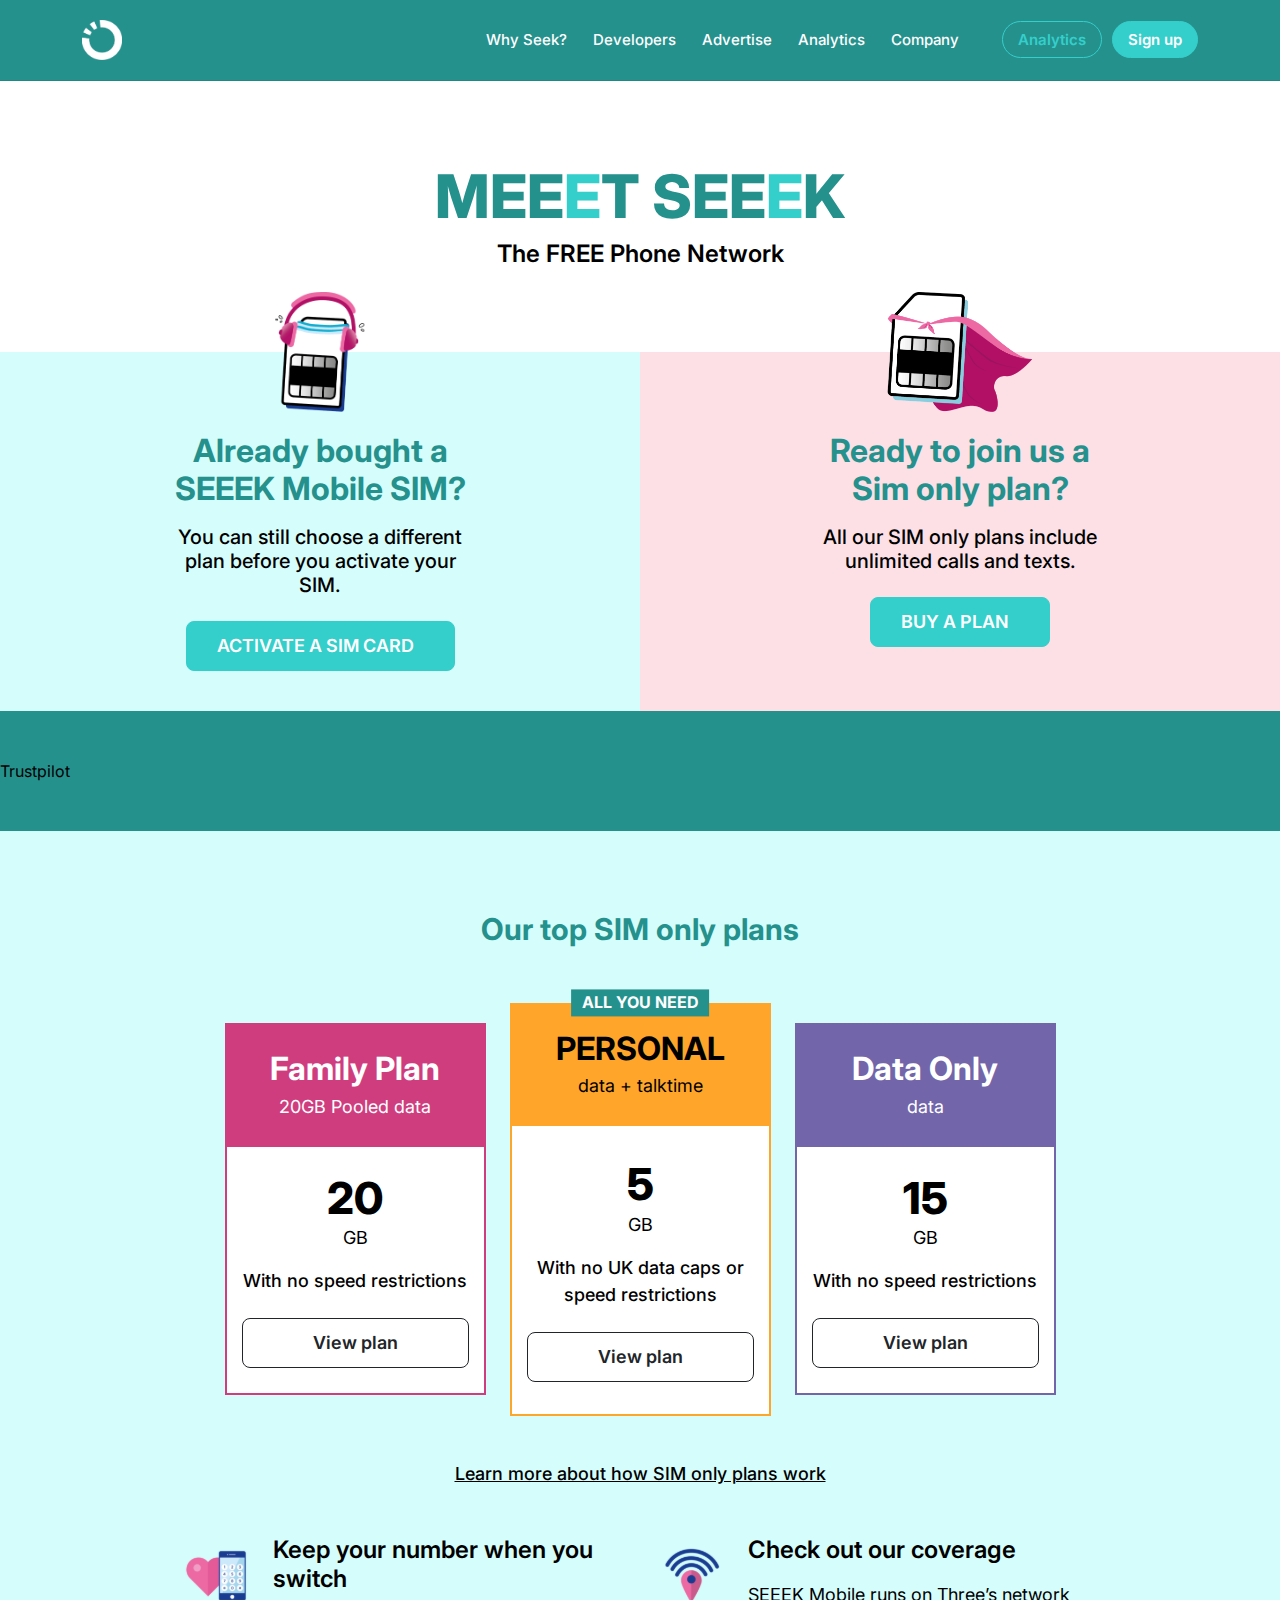
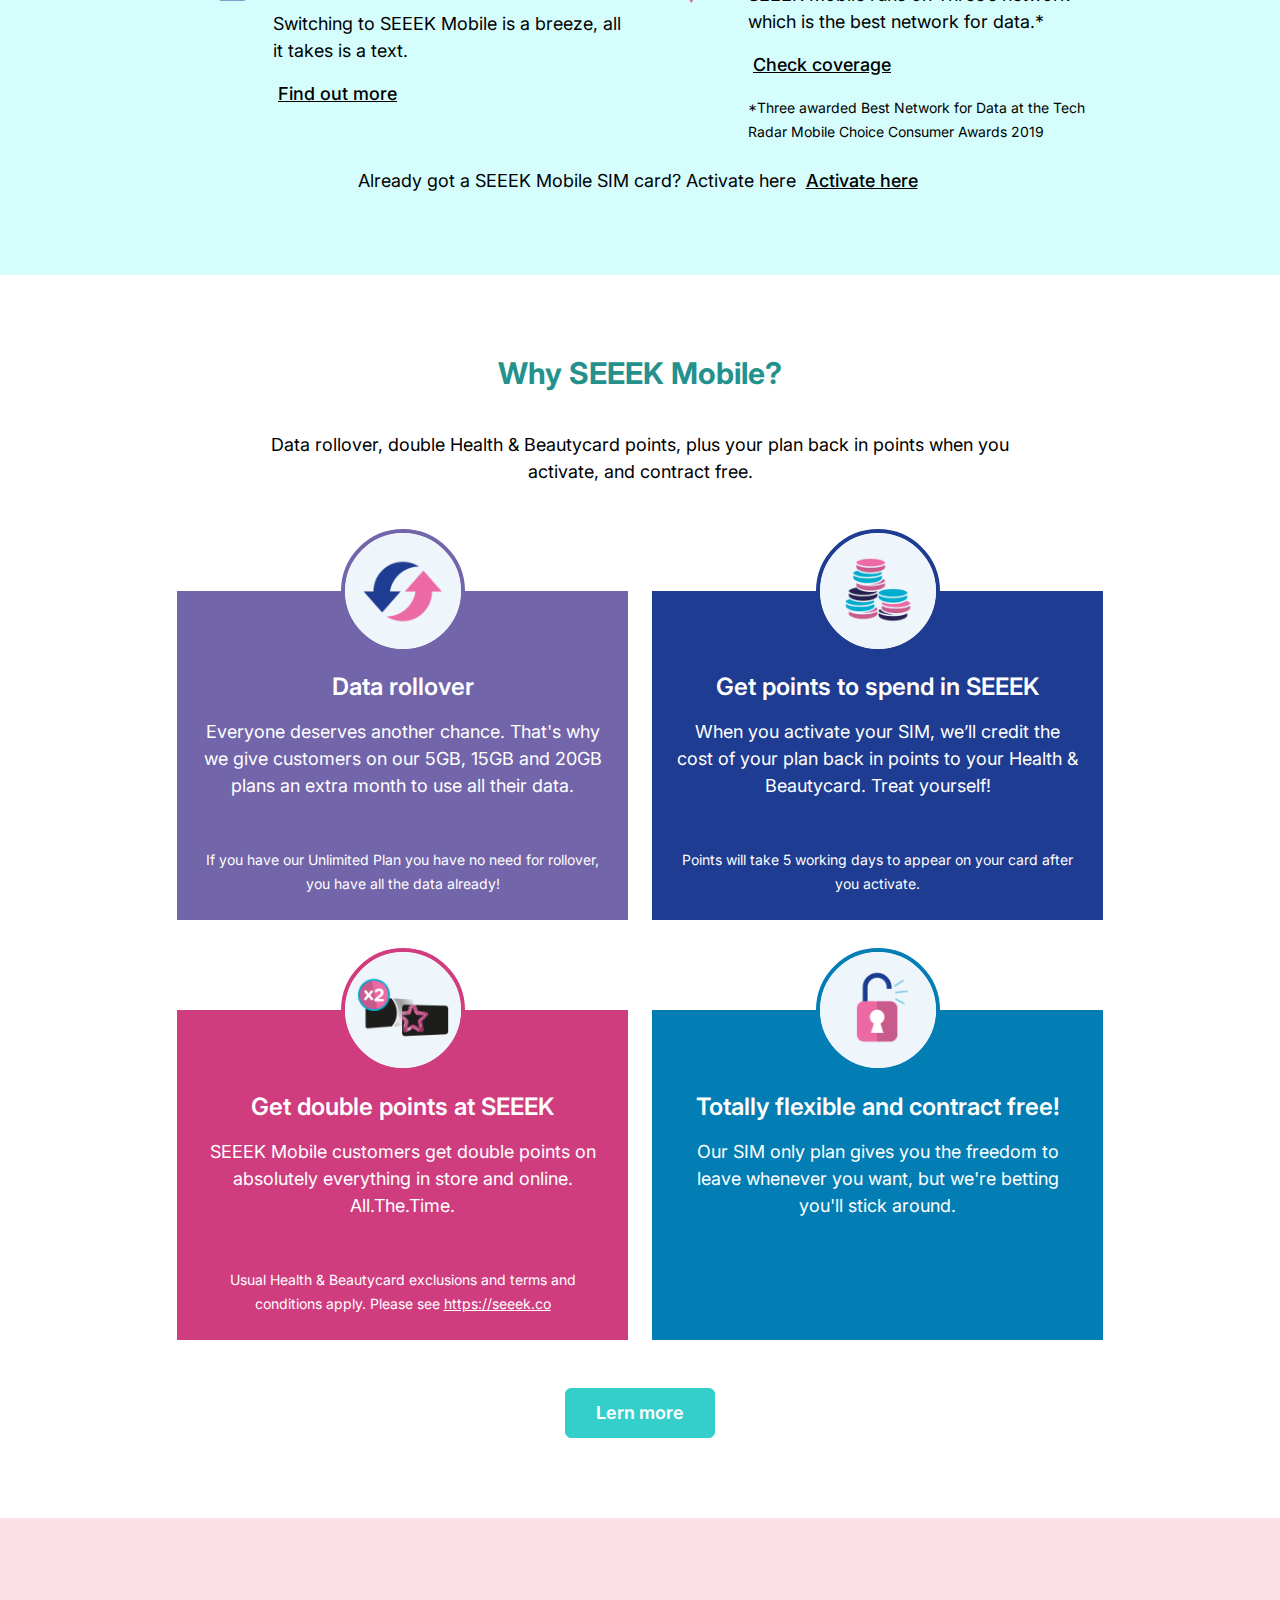
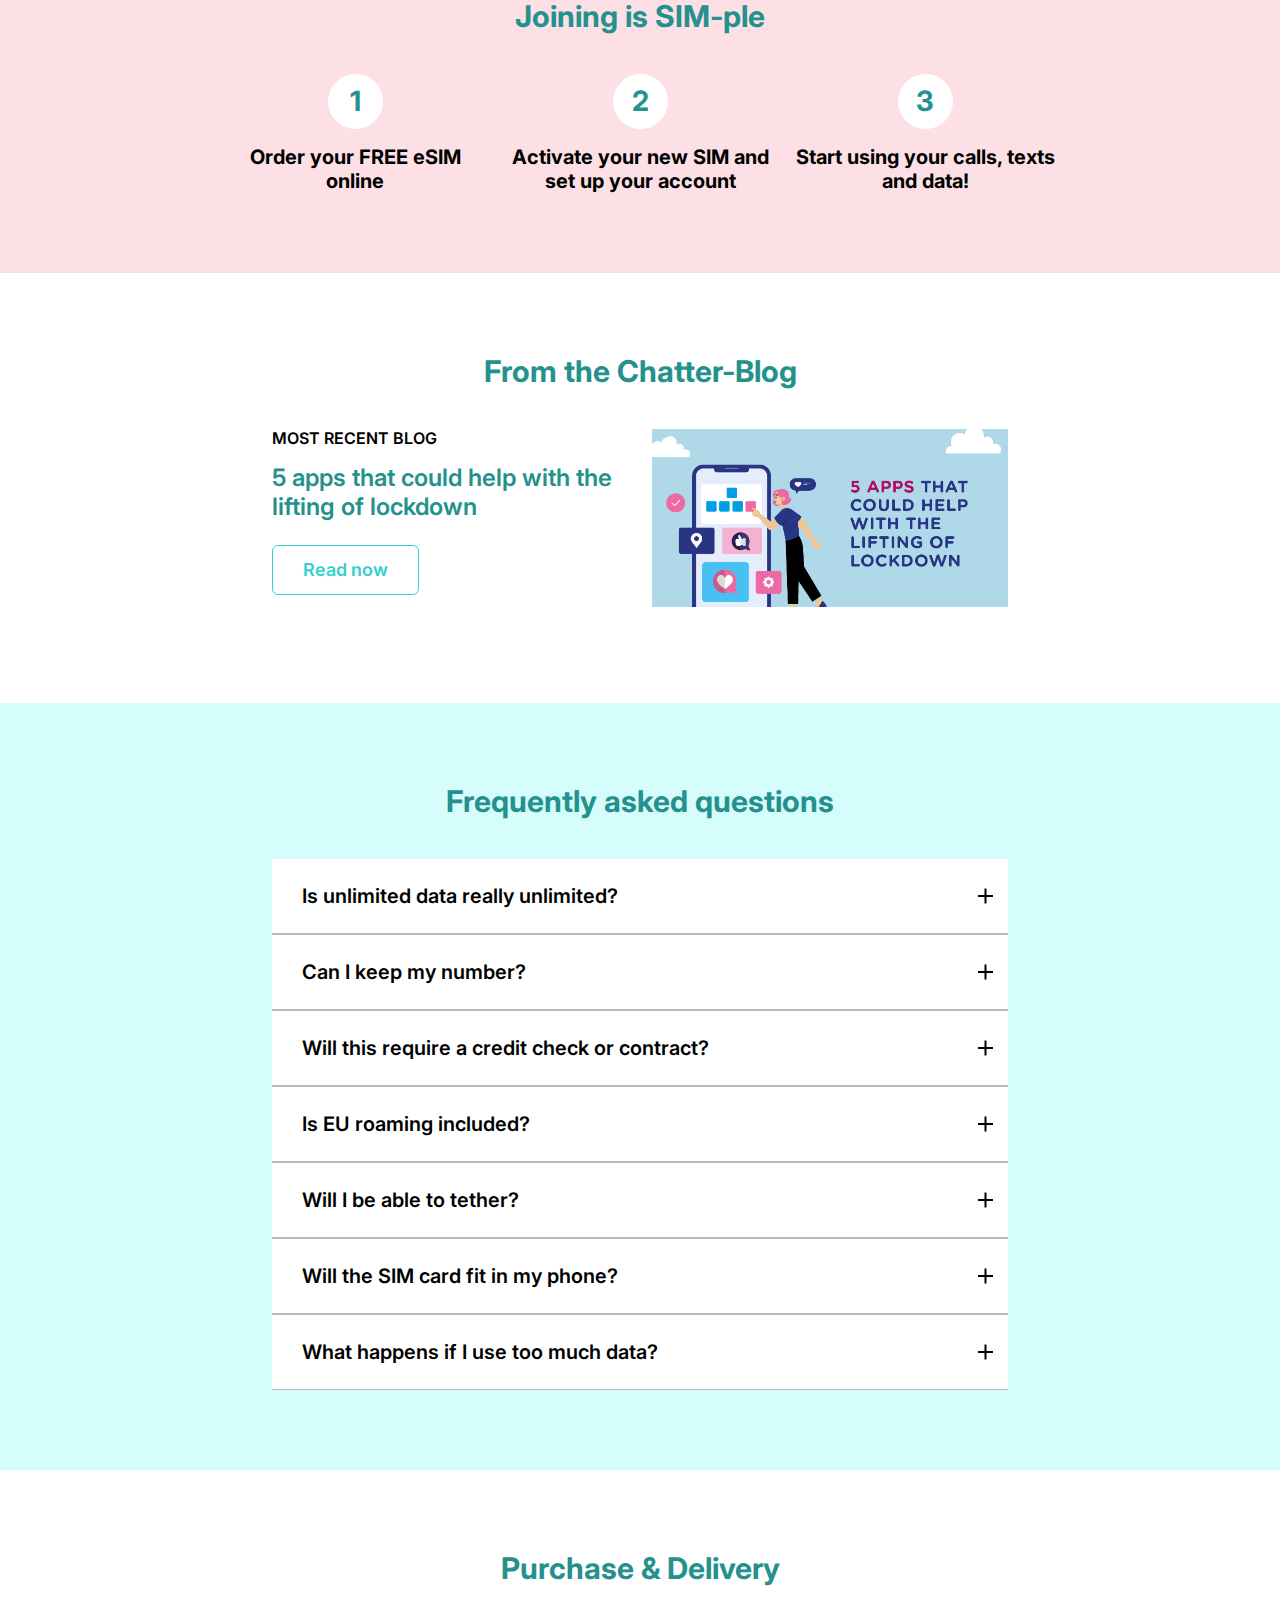
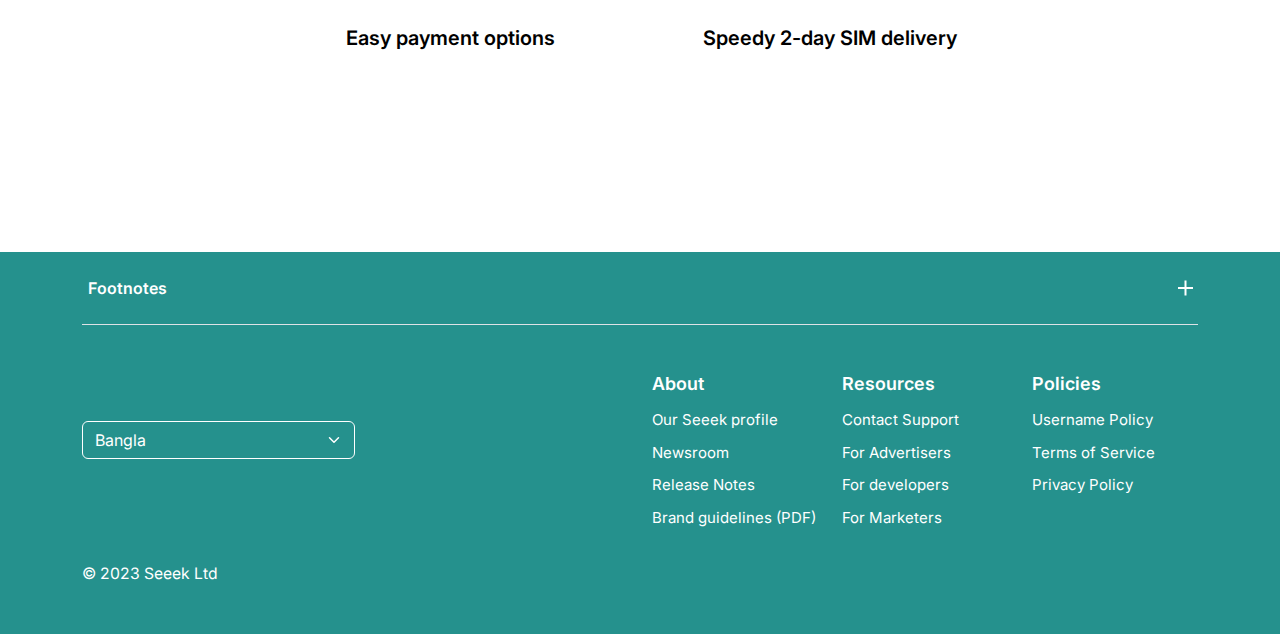
<file: index.html>
<!DOCTYPE html>
<html lang="en" xml:lang="en" xmlns="http://www.w3.org/1999/xhtml">
<head>
	<meta charset="UTF-8">
	<meta name="viewport" content="width=device-width, initial-scale=1, shrink-to-fit=no">
	
	<!-- Primary Meta Tags -->
	<title>MEEET SEEEK</title>
	<meta name="author" content="Developer Zahid">
	<meta name="title" content="MEEET SEEEK" />
	<meta name="description" content="MEEET SEEEK" />
	<meta name="keywords" content="MEEET SEEEK">

	<!-- Open Graph / Facebook -->
	<meta property="og:type" content="website" />
	<meta property="og:url" content="https://developer-zahid.github.io/MEEET-SEEEK" />
	<meta property="og:title" content="MEEET SEEEK" />
	<meta property="og:description" content="MEEET SEEEK" />
	<meta property="og:image" content="https://developer-zahid.github.io/MEEET-SEEEK/assets/images/og/og-image.jpg" />

	<!-- Twitter -->
	<meta property="twitter:card" content="summary_large_image" />
	<meta property="twitter:url" content="https://developer-zahid.github.io/MEEET-SEEEK" />
	<meta property="twitter:title" content="Hop" />
	<meta property="twitter:description" content="MEEET SEEEK" />
	<meta property="twitter:image" content="https://developer-zahid.github.io/MEEET-SEEEK/assets/images/og/og-image.jpg" />

	<!-- Favicon Link -->
	<link rel="icon" type="image/png" sizes="512x512" href="./assets/images/favicon/android-chrome-512x512.png">
	<link rel="icon" type="image/png" sizes="192x192" href="./assets/images/favicon/android-chrome-192x192.png">
	<link rel="apple-touch-icon" sizes="180x180" href="./assets/images/favicon/apple-touch-icon.png">
	<link rel="icon" type="image/png" sizes="32x32" href="./assets/images/favicon/favicon-32x32.png">
	<link rel="icon" type="image/png" sizes="16x16" href="./assets/images/favicon/favicon-16x16.png">
	<link rel="icon" type="image/x-icon" href="./assets/images/favicon/favicon.ico">
	<link rel="manifest" href="./assets/images/favicon/site.webmanifest">

	<!-- All CSS -->
	<link rel="stylesheet" href="https://cdnjs.cloudflare.com/ajax/libs/font-awesome/6.4.2/css/all.min.css" integrity="sha512-z3gLpd7yknf1YoNbCzqRKc4qyor8gaKU1qmn+CShxbuBusANI9QpRohGBreCFkKxLhei6S9CQXFEbbKuqLg0DA==" crossorigin="anonymous" referrerpolicy="no-referrer" />
	<link rel="stylesheet" href="./assets/plugins/bootstrap/css/bootstrap.min.css">
	<link rel="stylesheet" href="./assets/css/style.min.css">

	<!-- TrustBox script -->
	<script type="text/javascript" src="https://widget.trustpilot.com/bootstrap/v5/tp.widget.bootstrap.min.js" async></script>
	<!-- End TrustBox script -->
</head>
<body>
	<!-- Preloader Section -->
	<!-- <div class="preloader position-fixed w-100 h-100 bg-white">
		<div class="preloader__container w-100 h-100 d-flex align-items-center justify-content-center p-2">
			<img class="user-select-none" src="./assets/images/logo/logo-black.png" alt="logo" height="100">
		</div>
	</div> -->

	<!-- Header Section -->
	<header class="header fixed-top">
		<nav class="navbar">
			<div class="container">
				<a class="navbar-brand" href="./">
					<img class="navbar-brand__image" src="./assets/images/logo/logo-black.png" alt="logo">
				</a>
				<div class="navbar__menu">
					<ul class="navbar__nav">
						<li class="navbar__nav__item">
							<a href="https://seeek.co/how-seeek-works" class="navbar__nav__link underline">
								<span class="navbar__nav__link__text underline__text">Why Seek?</span>
							</a>
						</li>
						<li class="navbar__nav__item">
							<button type="button" class="navbar__nav__link underline">
								<span class="navbar__nav__link__text underline__text">Developers</span>
							</button>
							<div class="navbar__nav__dropdown-menu">
								<a href="https://seeek.co/developers" class="navbar__nav__dropdown-menu__link underline">
									<span class="underline__text">API Docs</span>
								</a>
								<a href="https://seeek.co/developers/account" class="navbar__nav__dropdown-menu__link underline">
									<span class="underline__text">Account API</span>
								</a>
								<a href="https://seeek.co/developers/stats" class="navbar__nav__dropdown-menu__link underline">
									<span class="underline__text">Stats API</span>
								</a>
								<a href="https://seeek.co/developers/websites" class="navbar__nav__dropdown-menu__link underline">
									<span class="underline__text">Websites API</span>
								</a>
								<a href="#!" class="navbar__nav__dropdown-menu__link underline">
									<span class="underline__text">Web Search API</span>
								</a>
							</div>
						</li>
						<li class="navbar__nav__item">
							<a href="https://seeek.co/ads" class="navbar__nav__link underline">
								<span class="navbar__nav__link__text underline__text">Advertise</span>
							</a>
						</li>
						<li class="navbar__nav__item">
							<a href="https://seeek.co/analytics" class="navbar__nav__link underline">
								<span class="navbar__nav__link__text underline__text">Analytics</span>
							</a>
						</li>
						<li class="navbar__nav__item">
							<button type="button" class="navbar__nav__link underline">
								<span class="navbar__nav__link__text underline__text">Company</span>
							</button>
							<div class="navbar__nav__dropdown-menu">
								<a href="#!" class="navbar__nav__dropdown-menu__link underline">
									<span class="underline__text">Blog</span>
								</a>
								<a href="#!" class="navbar__nav__dropdown-menu__link underline">
									<span class="underline__text">Seeek Presents 2024</span>
								</a>
								<a href="#!" class="navbar__nav__dropdown-menu__link underline">
									<span class="underline__text">Agency resources</span>
								</a>
								<a href="#!" class="navbar__nav__dropdown-menu__link underline">
									<span class="underline__text">Small business hub</span>
								</a>
								<a href="#!" class="navbar__nav__dropdown-menu__link underline">
									<span class="underline__text">Guides and education</span>
								</a>
								<a href="#!" class="navbar__nav__dropdown-menu__link underline">
									<span class="underline__text">Teen safety</span>
								</a>
								<a href="https://seeek.co/contact" class="navbar__nav__dropdown-menu__link underline">
									<span class="underline__text">Contact Us</span>
								</a>
							</div>
						</li>
					</ul>
					<div class="navbar__actions">
						<a href="https://seeek.co/analytics" class="btn btn-sm btn-outline-primary rounded-pill">Analytics</a>
						<a href="#!" class="btn btn-sm btn-primary rounded-pill">Sign up</a>
					</div>
				</div>
				<button type="button" class="navbar__toggler" data-toggle="menu">
					<span class="navbar__toggler__bar"></span>
					<span class="navbar__toggler__bar"></span>
				</button>
			</div>
		</nav>
	</header>

	<!-- Banner Section -->
	<section class="banner">
		<div class="container">
			<div class="row justify-content-center">
				<div class="col-lg-8">
					<div class="text-center">
						<h1 class="banner__title text-primary--dark mb-1">MEE<span class="text-primary">E</span>T SEE<span class="text-primary">E</span>K</h1>
						<p class="banner__text px-lg-5 mb-0">The FREE Phone Network</p>
					</div>
				</div>
			</div>
		</div>
	</section>
	
	<!-- CTA Section -->
	<section class="cta">
		<div class="container-fluid g-0">
			<div class="row g-0 match-height">
				<div class="col-md-6">
					<article href="#!" class="cta-card text-center d-block position-relative bg-primary--light">
						<img class="cta-card__image mx-auto" src="./assets/images/sim-1.png" alt="sim" height="120" loading="lazy">
						<h1 class="cta-card__title text-primary--dark h2 fw-bold mb-3">Already bought a <br> SEEEK Mobile SIM?</h1>
						<p class="cta-card__text h5 mb-4 mx-auto">You can still choose a different plan before you activate your SIM.</p>
						<a href="#!" class="btn btn-lg btn-primary text-uppercase stretched-link">ACTIVATE A SIM CARD <i class="fa-solid fa-chevron-right"></i></a>
					</article>
				</div>
				<div class="col-md-6">
					<article href="#!" class="cta-card text-center d-block position-relative bg-secondary">
						<img class="cta-card__image mx-auto" src="./assets/images/sim-2.png" alt="sim" height="120" loading="lazy">
						<h1 class="cta-card__title text-primary--dark h2 fw-bold mb-3">Ready to join us a <br> Sim only plan?</h1>
						<p class="cta-card__text h5 mb-4 mx-auto">All our SIM only plans include unlimited calls and texts.</p>
						<a href="#!" class="btn btn-lg btn-primary text-uppercase stretched-link">BUY A PLAN <i class="fa-solid fa-chevron-right"></i></a>
					</article>
				</div>
			</div>
		</div>
	</section>

	<!-- TrustBox widget Section -->
	<section class="py-5 bg-primary--dark">
		<div class="trustpilot-widget" data-locale="en-GB" data-template-id="56278e9abfbbba0bdcd568bc" data-businessunit-id="655bd5d7f85442cfdfd79616" data-style-height="52px" data-style-width="100%">
			<a href="https://uk.trustpilot.com/review/seeek.co" target="_blank" rel="noopener">Trustpilot</a>
		</div>
	</section>

	<!-- Plans Section -->
	<section class="section-gap bg-primary--light">
		<div class="container">
			<h1 class="section-header__title text-primary--dark text-center pb-3">Our top SIM only plans</h1>
			<div class="row align-items-lg-center justify-content-center">
				<div class="col-xl-3 col-lg-4 col-md-6 col-sm-10">
					<article class="plan-card text-center" style="--_theme: #d03d7f">
						<div class="plan-card__header text-white">
							<h2 class="plan-card__header__title mb-0">Family Plan</h2>
							<p class="plan-card__header__text mb-0 mt-1">20GB Pooled data</p>
						</div>
						<div class="plan-card__body">
							<h3 class="plan-card__body__title mb-0">20</h3>
							<p class="plan-card__body__text">GB</p>
							<p class="plan-card__body__sub-title mb-4">With no speed restrictions</p>
							<a href="#!" class="btn btn-lg btn-outline-dark w-100 stretched-link">View plan</a>
						</div>
					</article>
				</div>
				<div class="col-xl-3 col-lg-4 col-md-6 col-sm-10">
					<article class="plan-card plan-card--lg text-center" style="--_theme: #ffa52a">
						<span class="badge fs-6 bg-primary--dark rounded-0 text-uppercase position-absolute top-0 start-50 translate-middle">All You Need</span>
						<div class="plan-card__header">
							<h2 class="plan-card__header__title mb-0 text-uppercase">Personal</h2>
							<p class="plan-card__header__text mb-0 mt-1">data + talktime</p>
						</div>
						<div class="plan-card__body">
							<h3 class="plan-card__body__title mb-0">5</h3>
							<p class="plan-card__body__text">GB</p>
							<p class="plan-card__body__sub-title mb-4">With no UK data caps or speed restrictions</p>
							<a href="#!" class="btn btn-lg btn-outline-dark w-100 stretched-link">View plan</a>
						</div>
					</article>
				</div>
				<div class="col-xl-3 col-lg-4 col-md-6 col-sm-10">
					<article class="plan-card text-center" style="--_theme: #7265aa">
						<div class="plan-card__header text-white">
							<h2 class="plan-card__header__title mb-0">Data Only</h2>
							<p class="plan-card__header__text mb-0 mt-1">data</p>
						</div>
						<div class="plan-card__body">
							<h3 class="plan-card__body__title mb-0">15</h3>
							<p class="plan-card__body__text">GB</p>
							<p class="plan-card__body__sub-title mb-4">With no speed restrictions</p>
							<a href="#!" class="btn btn-lg btn-outline-dark w-100 stretched-link">View plan</a>
						</div>
					</article>
				</div>
			</div>
			<div class="text-center pt-3 pb-5">
				<a href="#!" class="text-btn">Learn more about how SIM only plans work </a>
			</div>
			<div class="row justify-content-center">
				<div class="col-xxl-4 col-xl-5 col-md-6">
					<div class="media text-center text-lg-start d-lg-flex align-items-start mb-4">
						<div class="d-inline-block flex-shrink-0 mx-auto pe-lg-3">
							<img class="img-fluid" src="./assets/images/heart-phone.svg" alt="phone">
						</div>
						<div class="media__body">
							<h4 class="fw-semibold mb-3">Keep your number when you switch</h4>
							<p>Switching to SEEEK Mobile is a breeze, all it takes is a text.</p>
							<a href="#!" class="text-btn">Find out more</a>
						</div>
					</div>
				</div>
				<div class="col-xxl-4 col-xl-5 col-md-6">
					<div class="media text-center text-lg-start d-lg-flex align-items-start mb-4">
						<div class="d-inline-block flex-shrink-0 mx-auto pe-lg-3">
							<img class="img-fluid" src="./assets/images/coverage-pin.svg" alt="pin">
						</div>
						<div class="media__body">
							<h4 class="fw-semibold mb-3">Check out our coverage</h4>
							<p>SEEEK Mobile runs on Three’s network which is the best network for data.* </p>
							<a href="#!" class="text-btn">Check coverage</a>
							<p class="fs-6 mt-3 mb-0"><small>*Three awarded Best Network for Data at the Tech Radar Mobile Choice Consumer Awards 2019</small></p>
						</div>
					</div>
				</div>
			</div>
			<p class="text-center mb-0">Already got a SEEEK Mobile SIM card? Activate here <a href="#!" class="text-btn">Activate here</a></p>
		</div>
	</section>

	<!-- Feature Section -->
	<section class="section-gap">
		<div class="container">
			<div class="row justify-content-center">
				<div class="col-lg-9 text-center">
					<h1 class="section-header__title text-primary--dark">Why SEEEK Mobile?</h1>
					<p class="px-lg-4">Data rollover, double Health & Beautycard points, plus your plan back in points when you activate, and contract free.</p>
				</div>
			</div>
			<div class="row justify-content-center match-height">
				<div class="col-lg-5 col-sm-10">
					<div class="feature-card text-white text-center" style="--_theme: #7265aa;">
						<figure class="feature-card__figure d-inline-block bg-white mx-auto rounded-circle overflow-hidden">
							<img class="feature-card__figure__bg" src="./assets/images/feature/feature-1.png" alt="feature" loading="lazy">
						</figure>
						<h2 class="h4 fw-semibold mb-3">Data rollover</h2>
						<p class="mb-5">Everyone deserves another chance. That's why we give customers on our 5GB, 15GB and 20GB plans an extra month to use all their data.</p>
						<p class="fs-6 mb-0"><small>If you have our Unlimited Plan you have no need for rollover, you have all the data already!</small></p>
					</div>
				</div>
				<div class="col-lg-5 col-sm-10">
					<div class="feature-card text-white text-center" style="--_theme: #1e3c91;">
						<figure class="feature-card__figure d-inline-block bg-white mx-auto rounded-circle overflow-hidden">
							<img class="feature-card__figure__bg" src="./assets/images/feature/feature-2.png" alt="feature" loading="lazy">
						</figure>
						<h2 class="h4 fw-semibold mb-3">Get points to spend in SEEEK</h2>
						<p class="mb-5">When you activate your SIM, we’ll credit the cost of your plan back in points to your Health & Beautycard. Treat yourself!</p>
						<p class="fs-6 mb-0"><small>Points will take 5 working days to appear on your card after you activate.</small></p>
					</div>
				</div>
				<div class="col-lg-5 col-sm-10">
					<div class="feature-card text-white text-center" style="--_theme: #d03d7f;">
						<figure class="feature-card__figure d-inline-block bg-white mx-auto rounded-circle overflow-hidden">
							<img class="feature-card__figure__bg" src="./assets/images/feature/feature-3.png" alt="feature" loading="lazy">
						</figure>
						<h2 class="h4 fw-semibold mb-3">Get double points at SEEEK</h2>
						<p class="mb-5">SEEEK Mobile customers get double points on absolutely everything in store and online. All.The.Time.</p>
						<p class="fs-6 mb-0"><small>Usual Health & Beautycard exclusions and terms and conditions apply. Please see <a href="https://seeek.co" target="_blank">https://seeek.co</a></small></p>
					</div>
				</div>
				<div class="col-lg-5 col-sm-10">
					<div class="feature-card text-white text-center" style="--_theme: #027eb4;">
						<figure class="feature-card__figure d-inline-block bg-white mx-auto rounded-circle overflow-hidden">
							<img class="feature-card__figure__bg" src="./assets/images/feature/feature-4.png" alt="feature" loading="lazy">
						</figure>
						<h2 class="h4 fw-semibold mb-3">Totally flexible and contract free!</h2>
						<p class="mb-5">Our SIM only plan gives you the freedom to leave whenever you want, but we're betting you'll stick around.</p>
					</div>
				</div>
			</div>
			<div class="text-center mt-5">
				<a href="#!" class="btn btn-primary">Lern more</a>
			</div>
		</div>
	</section>

	<!-- Step Section -->
	<section class="section-gap section-gap--fix bg-secondary text-center">
		<div class="container">
			<h1 class="section-header__title text-primary--dark">Joining is SIM-ple</h1>
			<div class="row justify-content-center">
				<div class="col-xl-3 col-md-4 col-sm-6">
					<div class="step-card">
						<div class="step-card__count text-primary--dark bg-white fw-bold rounded-circle mb-3">1</div>
						<h2 class="h5 fw-bold">Order your FREE eSIM online</h2>
					</div>
				</div>
				<div class="col-xl-3 col-md-4 col-sm-6">
					<div class="step-card">
						<div class="step-card__count text-primary--dark bg-white fw-bold rounded-circle mb-3">2</div>
						<h2 class="h5 fw-bold">Activate your new SIM and set up your account</h2>
					</div>
				</div>
				<div class="col-xl-3 col-md-4 col-sm-6">
					<div class="step-card">
						<div class="step-card__count text-primary--dark bg-white fw-bold rounded-circle mb-3">3</div>
						<h2 class="h5 fw-bold">Start using your calls, texts and data!</h2>
					</div>
				</div>
			</div>
		</div>
	</section>

	<!-- Blog Section -->
	<section class="section-gap">
		<div class="container">
			<h1 class="section-header__title text-primary--dark text-center">From the Chatter-Blog</h1>
			<div class="row flex-lg-row-reverse justify-content-center">
				<div class="col-xl-4 col-lg-6 col-md-8">
					<figure>
						<img class="user-select-none" src="./assets/images/blog.jpg" alt="blog" loading="lazy">
					</figure>
				</div>
				<div class="col-xl-4 col-lg-6 col-md-8 text-center text-lg-start">
					<h2 class="h6 fw-semibold text-uppercase mb-3">Most recent blog</h2>
					<h3 class="h4 text-primary--dark fw-semibold mb-4">5 apps that could help with the lifting of lockdown</h3>
					<a href="#!" class="btn btn-outline-primary">Read now</a>
				</div>
			</div>
		</div>
	</section>

	<!-- FAQ Section -->
	<section class="section-gap bg-primary--light">
		<div class="container">
			<h1 class="section-header__title text-primary--dark text-center">Frequently asked questions</h1>
			<div class="row justify-content-center">
				<div class="col-xl-8 col-lg-10">
					<div class="accordion accordion-flush">
						<div class="accordion-item">
							<button data-bs-target="#faq-collapse-1" class="accordion-button border-bottom shadow-none collapsed" type="button" data-bs-toggle="collapse" aria-expanded="false">
								<span class="h5 fw-semibold mb-0">Is unlimited data really unlimited?</span>
							</button>
							<div id="faq-collapse-1" class="accordion-collapse collapse">
								<div class="accordion-body">
									<p>Use your unlimited data however you like!</p>
									<p class="mb-0"><strong class="fw-semibold">· Are there any data restrictions?</strong></p>
									<p>There are no UK data caps on our network.</p>
									<p class="mb-0"><strong class="fw-semibold">· Are there any speed restrictions?</strong></p>
									<p>There are no speed restrictions on our plans.</p>
									<div class="text-center pt-2">
										<a href="#!" class="btn btn-outline-primary">Read more</a>
									</div>
								</div>
							</div>
						</div>
						<div class="accordion-item">
							<button data-bs-target="#faq-collapse-2" class="accordion-button border-bottom shadow-none collapsed" type="button" data-bs-toggle="collapse" aria-expanded="false">
								<span class="h5 fw-semibold mb-0">Can I keep my number?</span>
							</button>
							<div id="faq-collapse-2" class="accordion-collapse collapse">
								<div class="accordion-body">
									<p class="mb-4">Having to tell everyone that you've got a new phone number is loooong, so let’s talk you through how to keep the one you already have!</p>
									<p class="mb-4">When you have set up your SEEEK Mobile account, and you have a working and active SIM you can start this process.</p>
									<p class="mb-4">You’ll need to request something called a PAC code (Porting Authorisation Code) from your previous network provider.</p>
									<div class="text-center pt-2">
										<a href="#!" class="btn btn-outline-primary">Read more</a>
									</div>
								</div>
							</div>
						</div>
						<div class="accordion-item">
							<button data-bs-target="#faq-collapse-3" class="accordion-button border-bottom shadow-none collapsed" type="button" data-bs-toggle="collapse" aria-expanded="false">
								<span class="h5 fw-semibold mb-0">Will this require a credit check or contract?</span>
							</button>
							<div id="faq-collapse-3" class="accordion-collapse collapse">
								<div class="accordion-body">
									<p class="mb-0">You’re free to leave any time as we’re contract free, and there’s no credit check when you purchase a SIM</p>
								</div>
							</div>
						</div>
						<div class="accordion-item">
							<button data-bs-target="#faq-collapse-4" class="accordion-button border-bottom shadow-none collapsed" type="button" data-bs-toggle="collapse" aria-expanded="false">
								<span class="h5 fw-semibold mb-0">Is EU roaming included?</span>
							</button>
							<div id="faq-collapse-4" class="accordion-collapse collapse">
								<div class="accordion-body">
									<p class="mb-4">If you're travelling within Europe, you can absolutely roam on SEEEK Mobile. Calls and texts are unlimited. Data comes out of your monthly allowance or data add-ons up to our fair use limit of 12GB. If your plan is 15GB or more, your data will be capped at 12GB per month when in the EU and to continue to use data you need to purchase a data add-on. </p>
									<p>You'll be able to receive calls from abroad when you're in the UK too (we all have that one friend who loves to tell us all about their latest #nofilter beach pictures!). There are some European Countries that are not part of the EEA and EU, <strong class="fw-semibold">which are not eligible for inclusive roaming</strong>. Check this <a href="#!">handy guide</a> to see if the country you're travelling to is covered (under International Roaming).</p>
								</div>
							</div>
						</div>
						<div class="accordion-item">
							<button data-bs-target="#faq-collapse-5" class="accordion-button border-bottom shadow-none collapsed" type="button" data-bs-toggle="collapse" aria-expanded="false">
								<span class="h5 fw-semibold mb-0">Will I be able to tether?</span>
							</button>
							<div id="faq-collapse-5" class="accordion-collapse collapse">
								<div class="accordion-body">
									<p class="mb-0">Your data is yours to use how you want. You can tether and use your phone as a mobile hotspot with your full allowance if you want to – enjoy!</p>
								</div>
							</div>
						</div>
						<div class="accordion-item">
							<button data-bs-target="#faq-collapse-6" class="accordion-button border-bottom shadow-none collapsed" type="button" data-bs-toggle="collapse" aria-expanded="false">
								<span class="h5 fw-semibold mb-0">Will the SIM card fit in my phone?</span>
							</button>
							<div id="faq-collapse-6" class="accordion-collapse collapse">
								<div class="accordion-body">
									<p class="mb-4">When you buy a SIM it includes all 3 sizes of SIM that you could need:</p>
									<p class="mb-4">Standard SIM (the biggest size): if you’re using this one and you need a smaller version, you’ll notice it has 2 different sizes ready to be popped out inside it. Cool, huh?</p>
									<p class="mb-4">Micro SIM (the middle size): if you’re using this one and need a smaller version, there’s a smaller size within it ready to be popped out. Yay!</p>
									<p class="mb-4">Nano SIM (the smallest size): if you’re using this one and need to switch to a bigger size (if you still have the original card), the nano SIM fits back inside the card, so you can use this one instead. Perfect!</p>
									<div class="text-center pt-2">
										<a href="#!" class="btn btn-outline-primary">Read more</a>
									</div>
								</div>
							</div>
						</div>
						<div class="accordion-item">
							<button data-bs-target="#faq-collapse-7" class="accordion-button border-bottom shadow-none collapsed" type="button" data-bs-toggle="collapse" aria-expanded="false">
								<span class="h5 fw-semibold mb-0">What happens if I use too much data?</span>
							</button>
							<div id="faq-collapse-7" class="accordion-collapse collapse">
								<div class="accordion-body">
									<p class="mb-0">Firstly (as we are super helpful), we’ll send you a text and an email when you’re almost out of data. We’ll then let you know when you’ve run out of data. You can buy extra data online 24/7!</p>
								</div>
							</div>
						</div>
					</div>
				</div>
			</div>
		</div>
	</section>

	<section class="section-gap">
		<div class="container">
			<h1 class="section-header__title text-primary--dark text-center">Purchase & Delivery</h1>
			<div class="row justify-content-center">
				<div class="col-lg-4">
					<h2 class="h5 fw-semibold text-center mb-4 pb-2">Easy payment options</h2>
					<div class="row">
						<div class="col">
							<img class="img-fluid mx-auto" src="./assets/images/payments/payment-1.svg" alt="payment" loading="lazy">
						</div>
						<div class="col">
							<img class="img-fluid mx-auto" src="./assets/images/payments/payment-2.svg" alt="payment" loading="lazy">
						</div>
						<div class="col">
							<img class="img-fluid mx-auto" src="./assets/images/payments/payment-3.svg" alt="payment" loading="lazy">
						</div>
						<div class="col">
							<img class="img-fluid mx-auto" src="./assets/images/payments/payment-4.svg" alt="payment" loading="lazy">
						</div>
					</div>
				</div>
				<div class="col-lg-4 mt-5 mt-lg-0">
					<h2 class="h5 fw-semibold text-center mb-4 pb-2">Speedy 2-day SIM delivery</h2>
					<img class="mx-auto" src="./assets/images/sim-3.png" alt="sim" height="90" loading="lazy">
				</div>
			</div>
		</div>
	</section>

	<!-- Footer Section -->
	<footer class="footer bg-primary--dark">
		<div class="container">
			<div class="footer__top">
				<button type="button" class="text-white fw-semibold text-start d-block py-4 w-100 bg-transparent border-0 border-bottom" data-bs-toggle="collapse" data-bs-target="#collapseExample" aria-expanded="false">Footnotes</button>
				<div class="collapse" id="collapseExample">
					<div class="pt-5">
						<div class="row">
							<div class="col-lg-4 col-md-6 text-white">
								<small class="circle-number">1</small>
								<p><small>Neustar, Retail meta study with five US retail brands, June 2019</small></p>
							</div>
							<div class="col-lg-4 col-md-6 text-white">
								<small class="circle-number">2</small>
								<p><small>Product screens are for illustrative purposes only, and results may vary.</small></p>
							</div>
						</div>
					</div>
				</div>
			</div>
			<div class="footer__bottom py-5">
				<div class="row">
					<div class="col-xl-6 col-lg-4">
						<a href="./" class="d-inline-block">
							<img class="footer__logo" src="./assets/images/logo/logo-white.png" alt="logo" loading="lazy">
						</a>
						<div class="col-md-6 my-3 my-sm-4">
							<select name="language" class="form-select bg-primary--dark">
								<option value="us" selected>English (US)</option>
								<option value="bd" selected>Bangla</option>
							</select>
						</div>
					</div>
					<div class="col-sm">
						<div class="footer__block">
							<h3 class="footer__block__title">About</h3>
							<a href="https://seeek.co/user/seeek" class="footer__block__link">Our Seeek profile</a>
							<a href="#!" class="footer__block__link">Newsroom</a>
							<a href="https://seeek.co/release-notes" class="footer__block__link">Release Notes</a>
							<a href="https://seeek.co/files/seeek-brand-guidelines.pdf" target="_blank" class="footer__block__link">Brand guidelines (PDF)</a>
						</div>
					</div>
					<div class="col-sm">
						<div class="footer__block">
							<h3 class="footer__block__title">Resources</h3>
							<a href="mailto:support@seeek.co" class="footer__block__link">Contact Support</a>
							<a href="https://seeek.co/ads" class="footer__block__link">For Advertisers</a>
							<a href="https://seeek.co/developers" class="footer__block__link">For developers</a>
							<a href="https://seeek.co/analytics" class="footer__block__link">For Marketers</a>
						</div>
					</div>
					<div class="col-sm">
						<div class="footer__block">
							<h3 class="footer__block__title">Policies</h3>
							<a href="https://seeek.co/legal/username-policy" class="footer__block__link">Username Policy</a>
							<a href="https://seeek.co/legal/terms" class="footer__block__link">Terms of Service</a>
							<a href="https://seeek.co/legal/privacy" class="footer__block__link">Privacy Policy</a>
						</div>
					</div>
				</div>
				<p class="mb-0 text-white"><small>© 2023 Seeek Ltd</small></p>
			</div>
		</div>
	</footer>

	<!-- All Scripts -->
	<script src="./assets/plugins/jquery/jquery-3.7.1.min.js"></script>
	<script src="./assets/plugins/bootstrap/js/bootstrap.min.js"></script>
	<script src="./assets/js/script.js"></script>
</body>
</html>
</file>
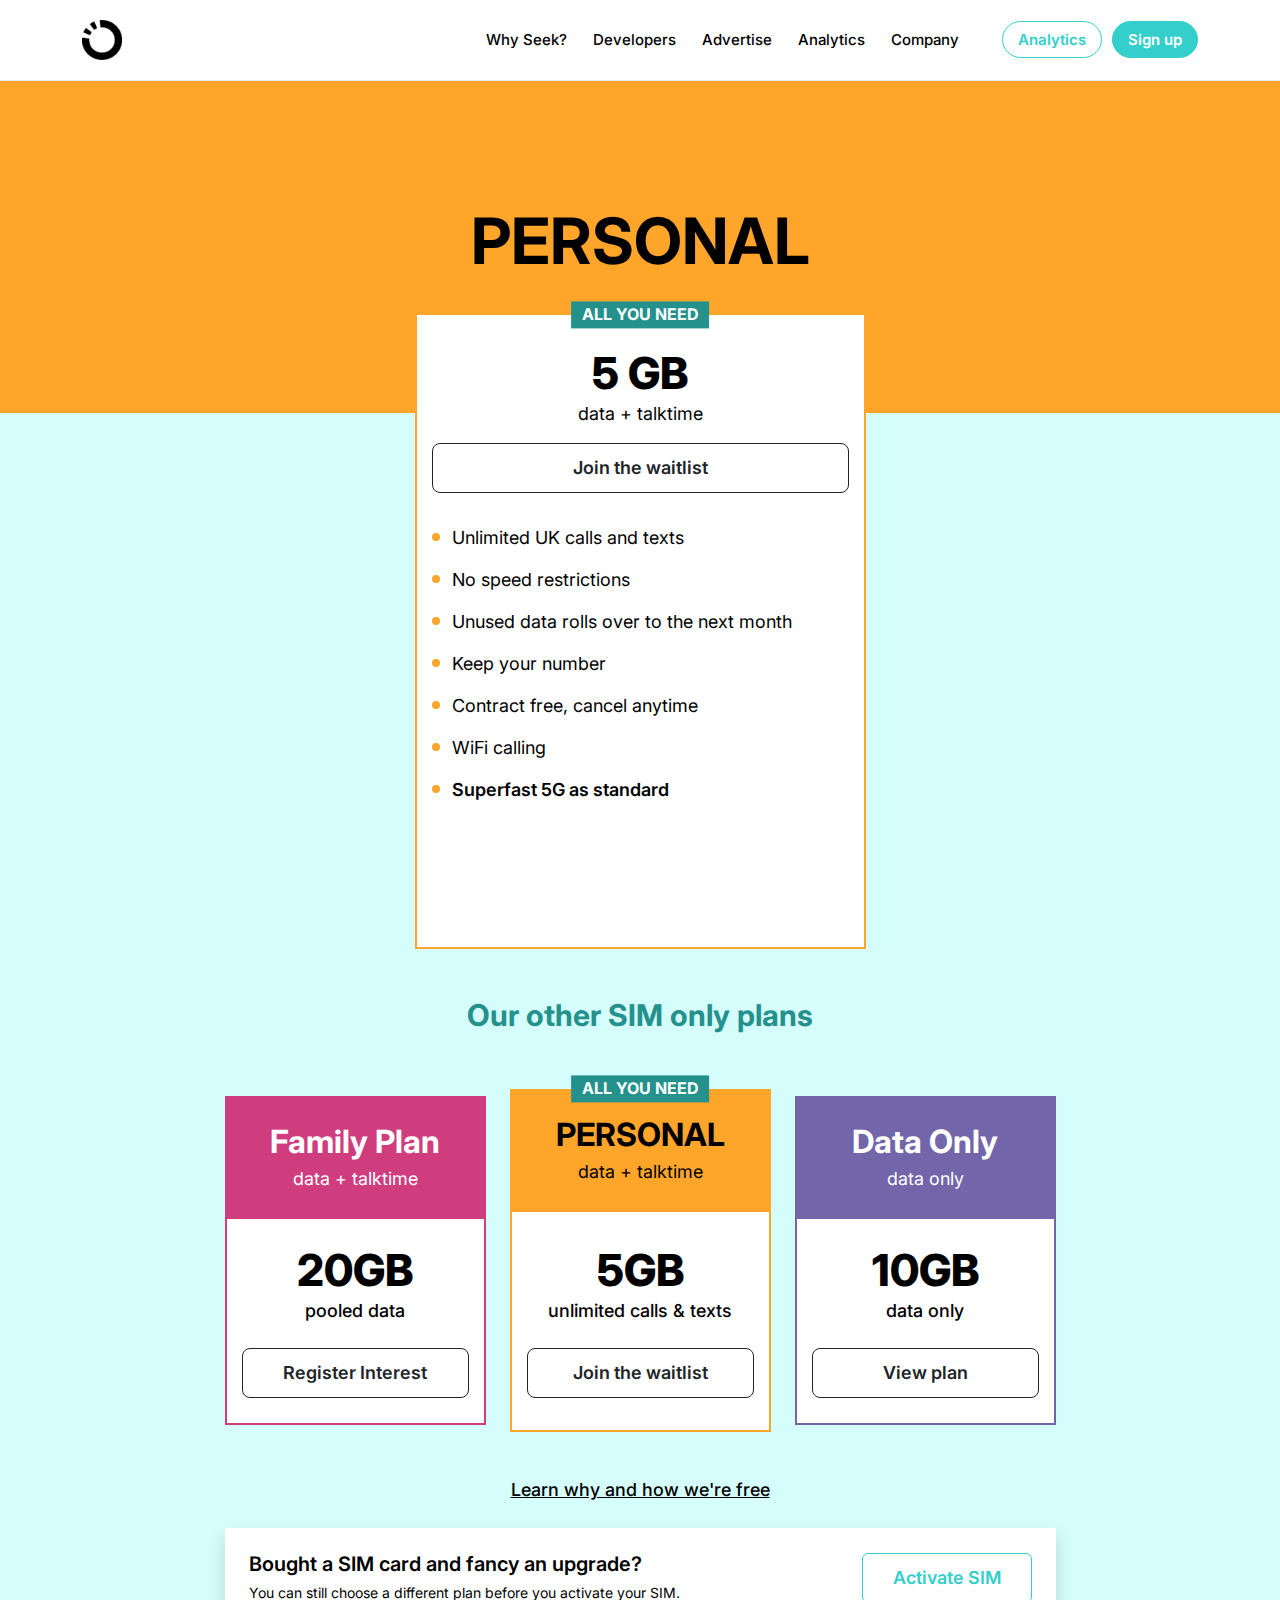
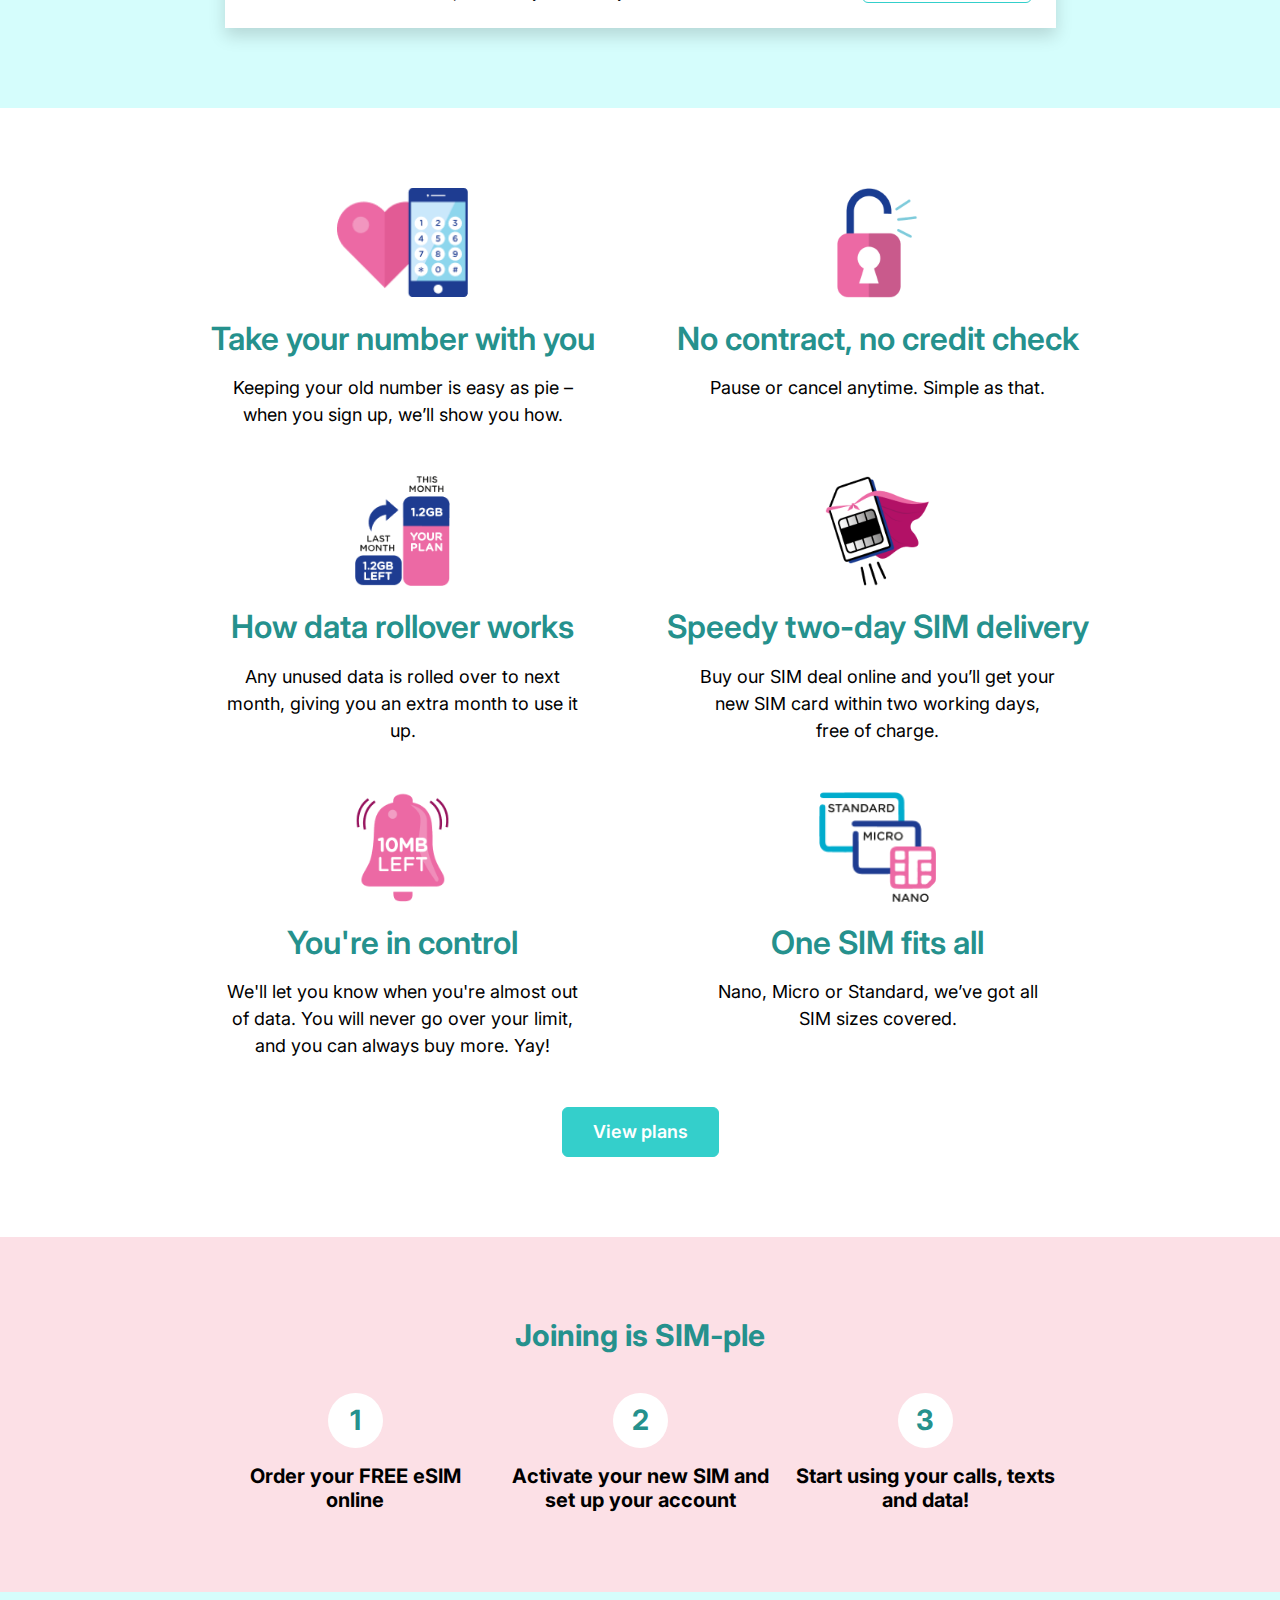
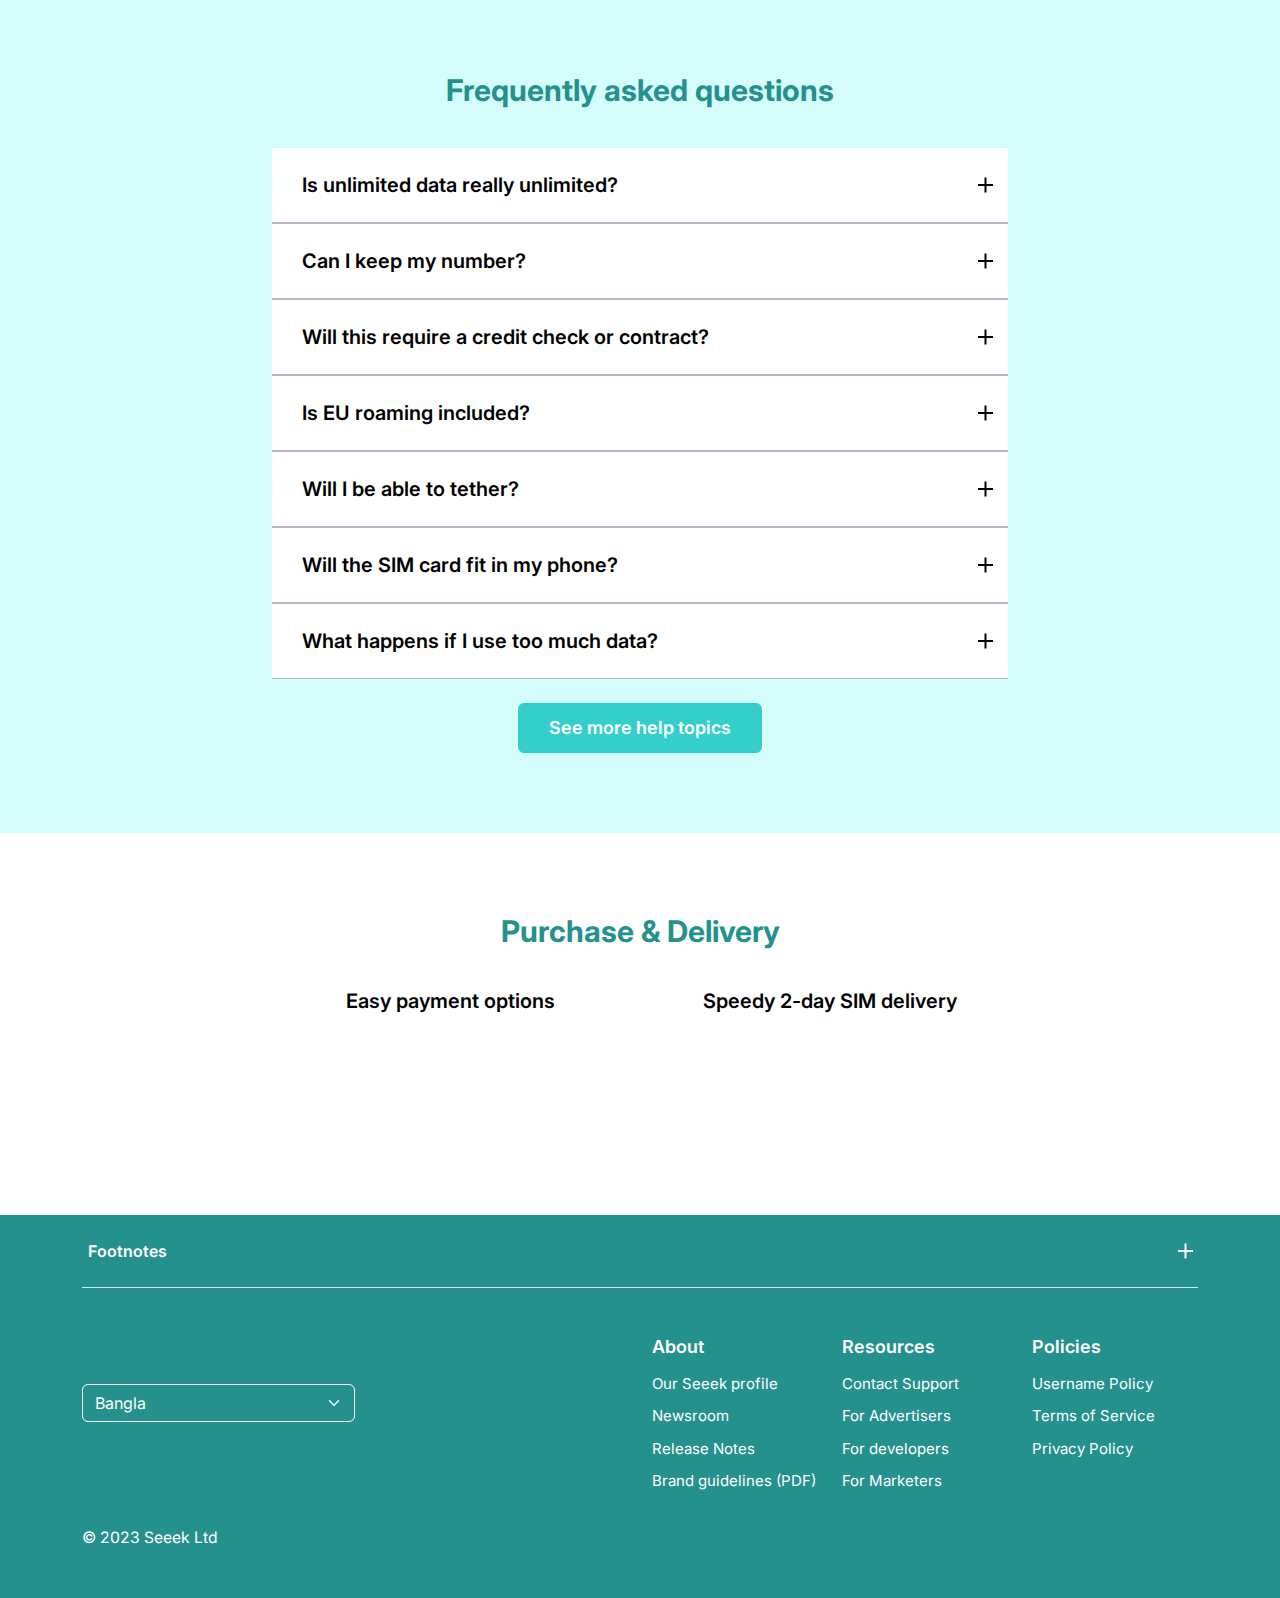
<file: plan.html>
<!DOCTYPE html>
<html lang="en" xml:lang="en" xmlns="http://www.w3.org/1999/xhtml">
<head>
	<meta charset="UTF-8">
	<meta name="viewport" content="width=device-width, initial-scale=1, shrink-to-fit=no">
	
	<!-- Primary Meta Tags -->
	<title>Our Plan | MEEET SEEEK</title>
	<meta name="author" content="Developer Zahid">
	<meta name="title" content="Our Plan | MEEET SEEEK" />
	<meta name="description" content="Our Plan MEEET SEEEK" />
	<meta name="keywords" content="MEEET SEEEK">

	<!-- Open Graph / Facebook -->
	<meta property="og:type" content="website" />
	<meta property="og:url" content="https://developer-zahid.github.io/MEEET-SEEEK" />
	<meta property="og:title" content="Our Plan | MEEET SEEEK" />
	<meta property="og:description" content="Our Plan MEEET SEEEK" />
	<meta property="og:image" content="https://developer-zahid.github.io/MEEET-SEEEK/assets/images/og/og-image.jpg" />

	<!-- Twitter -->
	<meta property="twitter:card" content="summary_large_image" />
	<meta property="twitter:url" content="https://developer-zahid.github.io/MEEET-SEEEK" />
	<meta property="twitter:title" content="Our Plan | MEEET SEEEK" />
	<meta property="twitter:description" content="Our Plan MEEET SEEEK" />
	<meta property="twitter:image" content="https://developer-zahid.github.io/MEEET-SEEEK/assets/images/og/og-image.jpg" />

	<!-- Favicon Link -->
	<link rel="icon" type="image/png" sizes="512x512" href="./assets/images/favicon/android-chrome-512x512.png">
	<link rel="icon" type="image/png" sizes="192x192" href="./assets/images/favicon/android-chrome-192x192.png">
	<link rel="apple-touch-icon" sizes="180x180" href="./assets/images/favicon/apple-touch-icon.png">
	<link rel="icon" type="image/png" sizes="32x32" href="./assets/images/favicon/favicon-32x32.png">
	<link rel="icon" type="image/png" sizes="16x16" href="./assets/images/favicon/favicon-16x16.png">
	<link rel="icon" type="image/x-icon" href="./assets/images/favicon/favicon.ico">
	<link rel="manifest" href="./assets/images/favicon/site.webmanifest">

	<!-- All CSS -->
	<link rel="stylesheet" href="./assets/plugins/bootstrap/css/bootstrap.min.css">
	<link rel="stylesheet" href="./assets/css/style.min.css">
</head>
<body>
	<!-- Preloader Section -->
	<div class="preloader position-fixed w-100 h-100 bg-white">
		<div class="preloader__container w-100 h-100 d-flex align-items-center justify-content-center p-2">
			<img class="user-select-none" src="./assets/images/logo/logo-black.png" alt="logo" height="100">
		</div>
	</div>

	<!-- Header Section -->
	<header class="header fixed-top">
		<nav class="navbar">
			<div class="container">
				<a class="navbar-brand" href="./">
					<img class="navbar-brand__image" src="./assets/images/logo/logo-black.png" alt="logo">
				</a>
				<div class="navbar__menu">
					<ul class="navbar__nav">
						<li class="navbar__nav__item">
							<a href="https://seeek.co/how-seeek-works" class="navbar__nav__link underline">
								<span class="navbar__nav__link__text underline__text">Why Seek?</span>
							</a>
						</li>
						<li class="navbar__nav__item">
							<button type="button" class="navbar__nav__link underline">
								<span class="navbar__nav__link__text underline__text">Developers</span>
							</button>
							<div class="navbar__nav__dropdown-menu">
								<a href="https://seeek.co/developers" class="navbar__nav__dropdown-menu__link underline">
									<span class="underline__text">API Docs</span>
								</a>
								<a href="https://seeek.co/developers/account" class="navbar__nav__dropdown-menu__link underline">
									<span class="underline__text">Account API</span>
								</a>
								<a href="https://seeek.co/developers/stats" class="navbar__nav__dropdown-menu__link underline">
									<span class="underline__text">Stats API</span>
								</a>
								<a href="https://seeek.co/developers/websites" class="navbar__nav__dropdown-menu__link underline">
									<span class="underline__text">Websites API</span>
								</a>
								<a href="#!" class="navbar__nav__dropdown-menu__link underline">
									<span class="underline__text">Web Search API</span>
								</a>
							</div>
						</li>
						<li class="navbar__nav__item">
							<a href="https://seeek.co/ads" class="navbar__nav__link underline">
								<span class="navbar__nav__link__text underline__text">Advertise</span>
							</a>
						</li>
						<li class="navbar__nav__item">
							<a href="https://seeek.co/analytics" class="navbar__nav__link underline">
								<span class="navbar__nav__link__text underline__text">Analytics</span>
							</a>
						</li>
						<li class="navbar__nav__item">
							<button type="button" class="navbar__nav__link underline">
								<span class="navbar__nav__link__text underline__text">Company</span>
							</button>
							<div class="navbar__nav__dropdown-menu">
								<a href="#!" class="navbar__nav__dropdown-menu__link underline">
									<span class="underline__text">Blog</span>
								</a>
								<a href="#!" class="navbar__nav__dropdown-menu__link underline">
									<span class="underline__text">Seeek Presents 2024</span>
								</a>
								<a href="#!" class="navbar__nav__dropdown-menu__link underline">
									<span class="underline__text">Agency resources</span>
								</a>
								<a href="#!" class="navbar__nav__dropdown-menu__link underline">
									<span class="underline__text">Small business hub</span>
								</a>
								<a href="#!" class="navbar__nav__dropdown-menu__link underline">
									<span class="underline__text">Guides and education</span>
								</a>
								<a href="#!" class="navbar__nav__dropdown-menu__link underline">
									<span class="underline__text">Teen safety</span>
								</a>
								<a href="https://seeek.co/contact" class="navbar__nav__dropdown-menu__link underline">
									<span class="underline__text">Contact Us</span>
								</a>
							</div>
						</li>
					</ul>
					<div class="navbar__actions">
						<a href="https://seeek.co/analytics" class="btn btn-sm btn-outline-primary rounded-pill">Analytics</a>
						<a href="#!" class="btn btn-sm btn-primary rounded-pill">Sign up</a>
					</div>
				</div>
				<button type="button" class="navbar__toggler" data-toggle="menu">
					<span class="navbar__toggler__bar"></span>
					<span class="navbar__toggler__bar"></span>
				</button>
			</div>
		</nav>
	</header>

	<!-- Plans Section -->
	<section class="bg-primary--light">
		<article class="plan-card plan-card--lg mb-0 text-center bg-transparent" style="--_theme: #ffa52a">
			<div class="plan-card__header plan-card__header--shadow">
				<div class="py-5"></div>
				<h1 class="display-3 fw-bold text-uppercase">Personal</h1>
			</div>
			<div class="container">
				<div class="row justify-content-center">
					<div class="col-lg-5">
						<div class="plan-card__body position-relative bg-white">
							<span class="badge fs-6 bg-primary--dark rounded-0 text-uppercase position-absolute top-0 start-50 translate-middle">All You Need</span>
							<h3 class="plan-card__body__title mb-0">5 GB</h3>
							<p class="plan-card__body__text">data + talktime</p>
							<a href="#!" class="btn btn-lg btn-outline-dark w-100 stretched-link">Join the waitlist</a>
							<ul class="plan-card__body__list text-start list-unstyled pt-3">
								<li class="plan-card__body__list__item">Unlimited UK calls and texts</li>
								<li class="plan-card__body__list__item">No speed restrictions</li>
								<li class="plan-card__body__list__item">Unused data rolls over to the next month</li>
								<li class="plan-card__body__list__item">Keep your number</li>
								<li class="plan-card__body__list__item">Contract free, cancel anytime</li>
								<li class="plan-card__body__list__item">WiFi calling</li>
								<li class="plan-card__body__list__item"><strong class="fw-semibold">Superfast 5G as standard</strong></li>
							</ul>
							<div class="py-5"></div>
						</div>
					</div>
				</div>
			</div>
		</article>
		<div class="section-gap pt-5">
			<div class="container">
				<h1 class="section-header__title text-primary--dark text-center pb-3">Our other SIM only plans</h1>
				<div class="row align-items-lg-center justify-content-center">
					<div class="col-xl-3 col-lg-4 col-md-6 col-sm-10">
						<article class="plan-card text-center" style="--_theme: #d03d7f">
							<div class="plan-card__header text-white">
								<h2 class="plan-card__header__title mb-0">Family Plan</h2>
								<p class="plan-card__header__text mb-0 mt-1">data + talktime</p>
							</div>
							<div class="plan-card__body">
								<h3 class="plan-card__body__title mb-0">20GB</h3>
								<p class="plan-card__body__sub-title mb-4">pooled data</p>
								<a href="#!" class="btn btn-lg btn-outline-dark w-100 stretched-link">Register Interest</a>
							</div>
						</article>
					</div>
					<div class="col-xl-3 col-lg-4 col-md-6 col-sm-10">
						<article class="plan-card plan-card--lg text-center" style="--_theme: #ffa52a">
							<span class="badge fs-6 bg-primary--dark rounded-0 text-uppercase position-absolute top-0 start-50 translate-middle">All You Need</span>
							<div class="plan-card__header">
								<h2 class="plan-card__header__title mb-0 text-uppercase">Personal</h2>
								<p class="plan-card__header__text mb-0 mt-1">data + talktime</p>
							</div>
							<div class="plan-card__body">
								<h3 class="plan-card__body__title mb-0">5GB</h3>
								<p class="plan-card__body__sub-title mb-4">unlimited calls & texts</p>
								<a href="#!" class="btn btn-lg btn-outline-dark w-100 stretched-link">Join the waitlist</a>
							</div>
						</article>
					</div>
					<div class="col-xl-3 col-lg-4 col-md-6 col-sm-10">
						<article class="plan-card text-center" style="--_theme: #7265aa">
							<div class="plan-card__header text-white">
								<h2 class="plan-card__header__title mb-0">Data Only</h2>
								<p class="plan-card__header__text mb-0 mt-1">data only</p>
							</div>
							<div class="plan-card__body">
								<h3 class="plan-card__body__title mb-0">10GB</h3>
								<p class="plan-card__body__sub-title mb-4">data only</p>
								<a href="#!" class="btn btn-lg btn-outline-dark w-100 stretched-link">View plan</a>
							</div>
						</article>
					</div>
				</div>
				<div class="text-center pt-3 pb-4">
					<a href="#!" class="text-btn">Learn why and how we're free</a>
				</div>
				<div class="row justify-content-center">
					<div class="col-lg-9">
						<div class="bg-white shadow p-4 text-center text-md-start">
							<div class="row align-items-center">
								<div class="col-md">
									<h3 class="h5 fw-semibold mb-1">Bought a SIM card and fancy an upgrade?</h3>
									<p class="fs-6 mb-md-0"><small>You can still choose a different plan before you activate your SIM.</small></p>
								</div>
								<div class="col-md-auto">
									<a href="#!" class="btn btn-outline-primary">Activate SIM</a>
								</div>
							</div>
						</div>
					</div>
				</div>
			</div>
		</div>
	</section>
	
	<!-- Benefits Section -->
	<section class="section-gap">
		<div class="container">
			<div class="row justify-content-center">
				<div class="col-lg-5 col-md-6">
					<article class="media text-center mb-5">
						<figure class="d-inline-block mx-auto">
							<img class="user-select-none" src="./assets/images/benefits/benefit-1.png" alt="benefits" height="110" loading="lazy">
						</figure>
						<div class="media__body">
							<h1 class="h2 fw-semibold text-primary--dark mb-3">Take your number with you</h1>
							<p class="px-lg-5">Keeping your old number is easy as pie – when you sign up, we’ll show you how.</p>
						</div>
					</article>
				</div>
				<div class="col-lg-5 col-md-6">
					<article class="media text-center mb-5">
						<figure class="d-inline-block mx-auto">
							<img class="user-select-none" src="./assets/images/benefits/benefit-2.png" alt="benefits" height="110" loading="lazy">
						</figure>
						<div class="media__body">
							<h1 class="h2 fw-semibold text-primary--dark mb-3">No contract, no credit check</h1>
							<p class="px-lg-5">Pause or cancel anytime. Simple as that.</p>
						</div>
					</article>
				</div>
				<div class="col-lg-5 col-md-6">
					<article class="media text-center mb-5">
						<figure class="d-inline-block mx-auto">
							<img class="user-select-none" src="./assets/images/benefits/benefit-3.png" alt="benefits" height="110" loading="lazy">
						</figure>
						<div class="media__body">
							<h1 class="h2 fw-semibold text-primary--dark mb-3">How data rollover works</h1>
							<p class="px-lg-5">Any unused data is rolled over to next month, giving you an extra month to use it up.</p>
						</div>
					</article>
				</div>
				<div class="col-lg-5 col-md-6">
					<article class="media text-center mb-5">
						<figure class="d-inline-block mx-auto">
							<img class="user-select-none" src="./assets/images/benefits/benefit-4.png" alt="benefits" height="110" loading="lazy">
						</figure>
						<div class="media__body">
							<h1 class="h2 fw-semibold text-primary--dark mb-3">Speedy two-day SIM delivery</h1>
							<p class="px-lg-5">Buy our SIM deal online and you’ll get your new SIM card within two working days, free of charge.</p>
						</div>
					</article>
				</div>
				<div class="col-lg-5 col-md-6">
					<article class="media text-center mb-5">
						<figure class="d-inline-block mx-auto">
							<img class="user-select-none" src="./assets/images/benefits/benefit-5.png" alt="benefits" height="110" loading="lazy">
						</figure>
						<div class="media__body">
							<h1 class="h2 fw-semibold text-primary--dark mb-3">You're in control</h1>
							<p class="px-lg-5">We'll let you know when you're almost out of data. You will never go over your limit, and you can always buy more. Yay!</p>
						</div>
					</article>
				</div>
				<div class="col-lg-5 col-md-6">
					<article class="media text-center mb-5">
						<figure class="d-inline-block mx-auto">
							<img class="user-select-none" src="./assets/images/benefits/benefit-6.png" alt="benefits" height="110" loading="lazy">
						</figure>
						<div class="media__body">
							<h1 class="h2 fw-semibold text-primary--dark mb-3">One SIM fits all</h1>
							<p class="px-lg-5">Nano, Micro or Standard, we’ve got all SIM sizes covered.</p>
						</div>
					</article>
				</div>
			</div>
			<div class="text-center">
				<a href="#!" class="btn btn-primary">View plans</a>
			</div>
		</div>
	</section>

	<!-- Step Section -->
	<section class="section-gap section-gap--fix bg-secondary text-center">
		<div class="container">
			<h1 class="section-header__title text-primary--dark">Joining is SIM-ple</h1>
			<div class="row justify-content-center">
				<div class="col-xl-3 col-md-4 col-sm-6">
					<div class="step-card">
						<div class="step-card__count text-primary--dark bg-white fw-bold rounded-circle mb-3">1</div>
						<h2 class="h5 fw-bold">Order your FREE eSIM online</h2>
					</div>
				</div>
				<div class="col-xl-3 col-md-4 col-sm-6">
					<div class="step-card">
						<div class="step-card__count text-primary--dark bg-white fw-bold rounded-circle mb-3">2</div>
						<h2 class="h5 fw-bold">Activate your new SIM and set up your account</h2>
					</div>
				</div>
				<div class="col-xl-3 col-md-4 col-sm-6">
					<div class="step-card">
						<div class="step-card__count text-primary--dark bg-white fw-bold rounded-circle mb-3">3</div>
						<h2 class="h5 fw-bold">Start using your calls, texts and data!</h2>
					</div>
				</div>
			</div>
		</div>
	</section>

	<!-- FAQ Section -->
	<section class="section-gap bg-primary--light">
		<div class="container">
			<h1 class="section-header__title text-primary--dark text-center">Frequently asked questions</h1>
			<div class="row justify-content-center">
				<div class="col-xl-8 col-lg-10">
					<div class="accordion accordion-flush">
						<div class="accordion-item">
							<button data-bs-target="#faq-collapse-1" class="accordion-button border-bottom shadow-none collapsed" type="button" data-bs-toggle="collapse" aria-expanded="false">
								<span class="h5 fw-semibold mb-0">Is unlimited data really unlimited?</span>
							</button>
							<div id="faq-collapse-1" class="accordion-collapse collapse">
								<div class="accordion-body">
									<p>Use your unlimited data however you like!</p>
									<p class="mb-0"><strong class="fw-semibold">· Are there any data restrictions?</strong></p>
									<p>There are no UK data caps on our network.</p>
									<p class="mb-0"><strong class="fw-semibold">· Are there any speed restrictions?</strong></p>
									<p>There are no speed restrictions on our plans.</p>
									<div class="text-center pt-2">
										<a href="#!" class="btn btn-outline-primary">Read more</a>
									</div>
								</div>
							</div>
						</div>
						<div class="accordion-item">
							<button data-bs-target="#faq-collapse-2" class="accordion-button border-bottom shadow-none collapsed" type="button" data-bs-toggle="collapse" aria-expanded="false">
								<span class="h5 fw-semibold mb-0">Can I keep my number?</span>
							</button>
							<div id="faq-collapse-2" class="accordion-collapse collapse">
								<div class="accordion-body">
									<p class="mb-4">Having to tell everyone that you've got a new phone number is loooong, so let’s talk you through how to keep the one you already have!</p>
									<p class="mb-4">When you have set up your SEEEK Mobile account, and you have a working and active SIM you can start this process.</p>
									<p class="mb-4">You’ll need to request something called a PAC code (Porting Authorisation Code) from your previous network provider.</p>
									<div class="text-center pt-2">
										<a href="#!" class="btn btn-outline-primary">Read more</a>
									</div>
								</div>
							</div>
						</div>
						<div class="accordion-item">
							<button data-bs-target="#faq-collapse-3" class="accordion-button border-bottom shadow-none collapsed" type="button" data-bs-toggle="collapse" aria-expanded="false">
								<span class="h5 fw-semibold mb-0">Will this require a credit check or contract?</span>
							</button>
							<div id="faq-collapse-3" class="accordion-collapse collapse">
								<div class="accordion-body">
									<p class="mb-0">You’re free to leave any time as we’re contract free, and there’s no credit check when you purchase a SIM</p>
								</div>
							</div>
						</div>
						<div class="accordion-item">
							<button data-bs-target="#faq-collapse-4" class="accordion-button border-bottom shadow-none collapsed" type="button" data-bs-toggle="collapse" aria-expanded="false">
								<span class="h5 fw-semibold mb-0">Is EU roaming included?</span>
							</button>
							<div id="faq-collapse-4" class="accordion-collapse collapse">
								<div class="accordion-body">
									<p class="mb-4">If you're travelling within Europe, you can absolutely roam on SEEEK Mobile. Calls and texts are unlimited. Data comes out of your monthly allowance or data add-ons up to our fair use limit of 12GB. If your plan is 15GB or more, your data will be capped at 12GB per month when in the EU and to continue to use data you need to purchase a data add-on. </p>
									<p>You'll be able to receive calls from abroad when you're in the UK too (we all have that one friend who loves to tell us all about their latest #nofilter beach pictures!). There are some European Countries that are not part of the EEA and EU, <strong class="fw-semibold">which are not eligible for inclusive roaming</strong>. Check this <a href="#!">handy guide</a> to see if the country you're travelling to is covered (under International Roaming).</p>
								</div>
							</div>
						</div>
						<div class="accordion-item">
							<button data-bs-target="#faq-collapse-5" class="accordion-button border-bottom shadow-none collapsed" type="button" data-bs-toggle="collapse" aria-expanded="false">
								<span class="h5 fw-semibold mb-0">Will I be able to tether?</span>
							</button>
							<div id="faq-collapse-5" class="accordion-collapse collapse">
								<div class="accordion-body">
									<p class="mb-0">Your data is yours to use how you want. You can tether and use your phone as a mobile hotspot with your full allowance if you want to – enjoy!</p>
								</div>
							</div>
						</div>
						<div class="accordion-item">
							<button data-bs-target="#faq-collapse-6" class="accordion-button border-bottom shadow-none collapsed" type="button" data-bs-toggle="collapse" aria-expanded="false">
								<span class="h5 fw-semibold mb-0">Will the SIM card fit in my phone?</span>
							</button>
							<div id="faq-collapse-6" class="accordion-collapse collapse">
								<div class="accordion-body">
									<p class="mb-4">When you buy a SIM it includes all 3 sizes of SIM that you could need:</p>
									<p class="mb-4">Standard SIM (the biggest size): if you’re using this one and you need a smaller version, you’ll notice it has 2 different sizes ready to be popped out inside it. Cool, huh?</p>
									<p class="mb-4">Micro SIM (the middle size): if you’re using this one and need a smaller version, there’s a smaller size within it ready to be popped out. Yay!</p>
									<p class="mb-4">Nano SIM (the smallest size): if you’re using this one and need to switch to a bigger size (if you still have the original card), the nano SIM fits back inside the card, so you can use this one instead. Perfect!</p>
									<div class="text-center pt-2">
										<a href="#!" class="btn btn-outline-primary">Read more</a>
									</div>
								</div>
							</div>
						</div>
						<div class="accordion-item">
							<button data-bs-target="#faq-collapse-7" class="accordion-button border-bottom shadow-none collapsed" type="button" data-bs-toggle="collapse" aria-expanded="false">
								<span class="h5 fw-semibold mb-0">What happens if I use too much data?</span>
							</button>
							<div id="faq-collapse-7" class="accordion-collapse collapse">
								<div class="accordion-body">
									<p class="mb-0">Firstly (as we are super helpful), we’ll send you a text and an email when you’re almost out of data. We’ll then let you know when you’ve run out of data. You can buy extra data online 24/7!</p>
								</div>
							</div>
						</div>
					</div>
				</div>
			</div>
			<div class="text-center pt-4">
				<a href="#!" class="btn btn-primary">See more help topics</a>
			</div>
		</div>
	</section>

	<!-- Purchase Section -->
	<section class="section-gap">
		<div class="container">
			<h1 class="section-header__title text-primary--dark text-center">Purchase & Delivery</h1>
			<div class="row justify-content-center">
				<div class="col-lg-4">
					<h2 class="h5 fw-semibold text-center mb-4 pb-2">Easy payment options</h2>
					<div class="row">
						<div class="col">
							<img class="img-fluid mx-auto" src="./assets/images/payments/payment-1.svg" alt="payment" loading="lazy">
						</div>
						<div class="col">
							<img class="img-fluid mx-auto" src="./assets/images/payments/payment-2.svg" alt="payment" loading="lazy">
						</div>
						<div class="col">
							<img class="img-fluid mx-auto" src="./assets/images/payments/payment-3.svg" alt="payment" loading="lazy">
						</div>
						<div class="col">
							<img class="img-fluid mx-auto" src="./assets/images/payments/payment-4.svg" alt="payment" loading="lazy">
						</div>
					</div>
				</div>
				<div class="col-lg-4 mt-5 mt-lg-0">
					<h2 class="h5 fw-semibold text-center mb-4 pb-2">Speedy 2-day SIM delivery</h2>
					<img class="mx-auto" src="./assets/images/sim-3.png" alt="sim" height="90" loading="lazy">
				</div>
			</div>
		</div>
	</section>

	<!-- Footer Section -->
	<footer class="footer bg-primary--dark">
		<div class="container">
			<div class="footer__top">
				<button type="button" class="text-white fw-semibold text-start d-block py-4 w-100 bg-transparent border-0 border-bottom" data-bs-toggle="collapse" data-bs-target="#collapseExample" aria-expanded="false">Footnotes</button>
				<div class="collapse" id="collapseExample">
					<div class="pt-5">
						<div class="row">
							<div class="col-lg-4 col-md-6 text-white">
								<small class="circle-number">1</small>
								<p><small>Neustar, Retail meta study with five US retail brands, June 2019</small></p>
							</div>
							<div class="col-lg-4 col-md-6 text-white">
								<small class="circle-number">2</small>
								<p><small>Product screens are for illustrative purposes only, and results may vary.</small></p>
							</div>
						</div>
					</div>
				</div>
			</div>
			<div class="footer__bottom py-5">
				<div class="row">
					<div class="col-xl-6 col-lg-4">
						<a href="./" class="d-inline-block">
							<img class="footer__logo" src="./assets/images/logo/logo-white.png" alt="logo" loading="lazy">
						</a>
						<div class="col-md-6 my-3 my-sm-4">
							<select name="language" class="form-select bg-primary--dark">
								<option value="us" selected>English (US)</option>
								<option value="bd" selected>Bangla</option>
							</select>
						</div>
					</div>
					<div class="col-sm">
						<div class="footer__block">
							<h3 class="footer__block__title">About</h3>
							<a href="https://seeek.co/user/seeek" class="footer__block__link">Our Seeek profile</a>
							<a href="#!" class="footer__block__link">Newsroom</a>
							<a href="https://seeek.co/release-notes" class="footer__block__link">Release Notes</a>
							<a href="https://seeek.co/files/seeek-brand-guidelines.pdf" target="_blank" class="footer__block__link">Brand guidelines (PDF)</a>
						</div>
					</div>
					<div class="col-sm">
						<div class="footer__block">
							<h3 class="footer__block__title">Resources</h3>
							<a href="mailto:support@seeek.co" class="footer__block__link">Contact Support</a>
							<a href="https://seeek.co/ads" class="footer__block__link">For Advertisers</a>
							<a href="https://seeek.co/developers" class="footer__block__link">For developers</a>
							<a href="https://seeek.co/analytics" class="footer__block__link">For Marketers</a>
						</div>
					</div>
					<div class="col-sm">
						<div class="footer__block">
							<h3 class="footer__block__title">Policies</h3>
							<a href="https://seeek.co/legal/username-policy" class="footer__block__link">Username Policy</a>
							<a href="https://seeek.co/legal/terms" class="footer__block__link">Terms of Service</a>
							<a href="https://seeek.co/legal/privacy" class="footer__block__link">Privacy Policy</a>
						</div>
					</div>
				</div>
				<p class="mb-0 text-white"><small>© 2023 Seeek Ltd</small></p>
			</div>
		</div>
	</footer>

	<!-- All Scripts -->
	<script src="./assets/plugins/jquery/jquery-3.7.1.min.js"></script>
	<script src="./assets/plugins/bootstrap/js/bootstrap.min.js"></script>
	<script src="./assets/js/script.js"></script>
</body>
</html>
</file>
<file: assets/css/style.min.css>
@import"https://fonts.googleapis.com/css2?family=Inter:wght@300;400;500;600;700;800;900&display=swap";:root{--color-primary: #34CFCB;--color-primary-rgb: 52, 207, 203;--color-primary--light: #D5FDFC;--color-primary-rgb--light: 213, 253, 252;--color-primary--dark: #25918d;--color-secondary: #f9c1cd;--color-secondary-rgb: 249, 193, 205;--font-primary: Inter, sans-serif}*,*::before,*::after{outline:none;-webkit-tap-highlight-color:rgba(0,0,0,0)}::-moz-selection{color:#fff;background:var(--color-primary)}::selection{color:#fff;background:var(--color-primary)}html,body{scroll-behavior:smooth}html{font-size:16px;-webkit-text-size-adjust:none;-moz-text-size-adjust:none;-ms-text-size-adjust:none;text-size-adjust:none}body{--bs-body-color: #000000;--bs-body-font-weight: 400;--bs-body-font-family: var(--font-primary)}a,button{color:inherit;font-family:inherit}a,a:hover,a:focus,a:active{color:currentColor;text-decoration:none}button,button:hover,button:focus,button:active{outline:none}img{display:block;-o-object-fit:cover;object-fit:cover;max-width:100%}p{font-size:0.875rem}@media(min-width: 768px){p{font-size:1rem}}@media(min-width: 992px){p{font-size:1.125rem}}:is(p,h1,h2,h3,h4,h5,h6) a{text-decoration:underline !important}.preloader{z-index:99999}.user-select-none{pointer-events:none}.section-gap{--_section-gap: 5rem;padding:var(--_section-gap) 0}@media(max-width: 1199.98px){.section-gap{--_section-gap: 3.75rem}}.section-gap--fix{padding-bottom:calc(var(--_section-gap) - 28px)}.section-header__title{font-size:1.625rem;margin-bottom:2.5rem}@media(min-width: 768px){.section-header__title{font-size:1.875rem}}.underline__text{position:relative;display:inline-block;padding:8px 5px;line-height:1}.underline__text::after{bottom:0;left:0;width:100%;height:2px;-webkit-transform:scaleX(0);-ms-transform:scaleX(0);transform:scaleX(0);-webkit-transform-origin:left center;-ms-transform-origin:left center;transform-origin:left center;background-color:var(--color-primary);-webkit-transition:-webkit-transform .2s cubic-bezier(0.21, 0.01, 0.21, 0.96);transition:-webkit-transform .2s cubic-bezier(0.21, 0.01, 0.21, 0.96);-o-transition:transform .2s cubic-bezier(0.21, 0.01, 0.21, 0.96);transition:transform .2s cubic-bezier(0.21, 0.01, 0.21, 0.96);transition:transform .2s cubic-bezier(0.21, 0.01, 0.21, 0.96), -webkit-transform .2s cubic-bezier(0.21, 0.01, 0.21, 0.96)}.underline.active .underline__text::after,.underline:hover .underline__text::after,.underline:focus-visible .underline__text::after{-webkit-transform:scaleX(1);-ms-transform:scaleX(1);transform:scaleX(1)}.match-height>[class*=col]{display:-webkit-box;display:-ms-flexbox;display:flex;-webkit-box-orient:vertical;-webkit-box-direction:normal;-ms-flex-flow:column;flex-flow:column}.match-height>[class*=col]>*{-webkit-box-flex:1;-ms-flex:1 1 auto;flex:1 1 auto}.text-primary,.bg-primary{--bs-primary-rgb: var(--color-primary-rgb)}.text-primary--dark{color:var(--color-primary--dark)}.bg-primary--light{background-color:var(--color-primary--light)}.bg-primary--dark{background-color:var(--color-primary--dark)}.text-secondary,.bg-secondary{--bs-secondary-rgb: var(--color-secondary-rgb)}.bg-secondary{--bs-bg-opacity: 0.5}.simplebar-scrollbar::before{background-color:var(--color-primary)}.nav-pills .nav-link__text{position:relative;isolation:isolate}.feature-card__figure__bg{position:absolute;top:0;right:0;bottom:0;left:0;width:100%;height:100%}[data-bs-toggle=collapse]::before,[data-bs-toggle=collapse]::after,.nav-pills .nav-link__text::after,.plan-card__body__list__item::before,.underline__text::after{content:"";position:absolute}.feature-card__figure{-webkit-user-select:none;-moz-user-select:none;-ms-user-select:none;user-select:none;pointer-events:none}.nav-pills .nav-link__text::after{border-radius:50rem}.circle-number,.plan-card__body__list__item::before{border-radius:100rem}.nav-pills .nav-link{-webkit-box-shadow:none;box-shadow:none}.plan-card__body__sub-title,.text-btn{font-weight:500}.banner__text{font-weight:600}.plan-card__header__title,.section-header__title{font-weight:700}.banner__title,.plan-card__body__title{font-weight:800}html{scrollbar-color:var(--color-primary) var(--color-primary--light);scrollbar-width:thin}html::-webkit-scrollbar{-webkit-appearance:none;appearance:none;background-color:var(--color-primary--light)}@media(min-width: 768px){html::-webkit-scrollbar{width:8px}}html::-webkit-scrollbar-thumb{background-color:var(--color-primary)}.header .navbar__actions{display:-webkit-box;display:-ms-flexbox;display:flex;-webkit-box-align:center;-ms-flex-align:center;align-items:center}.header .navbar__actions,.header .navbar__nav{--_size: 100%;max-width:var(--_size)}@media(min-width: 576px){.header .navbar__actions,.header .navbar__nav{--_size: 540px}}@media(min-width: 768px){.header .navbar__actions,.header .navbar__nav{--_size: 720px}}@media(min-width: 992px){.header .navbar__actions,.header .navbar__nav{--_size: 960px}}@media(min-width: 1200px){.header .navbar__actions,.header .navbar__nav{--_size: 1140px}}@media(min-width: 1400px){.header .navbar__actions,.header .navbar__nav{--_size: 1320px}}.btn{--bs-btn-padding-y: 0.75rem;--bs-btn-padding-x: 1.5625rem;--bs-btn-font-size: 1rem;--bs-btn-font-family: var(--font-primary);--bs-btn-font-weight: 600;--bs-btn-line-height: 1;-webkit-box-shadow:none !important;box-shadow:none !important;display:-webkit-inline-box;display:-ms-inline-flexbox;display:inline-flex;-webkit-box-align:center;-ms-flex-align:center;align-items:center;-webkit-box-pack:center;-ms-flex-pack:center;justify-content:center;gap:0.625rem}@media(min-width: 768px){.btn{--bs-btn-padding-y: 0.9375rem;--bs-btn-padding-x: 1.875rem;--bs-btn-font-size: 1.125rem}}.btn-sm{--bs-btn-padding-y: 0.625rem;--bs-btn-padding-x: 0.9375rem;--bs-btn-font-size: 0.9375rem}.btn__icon{margin-right:0.625rem}.btn-primary{--bs-btn-bg: var(--color-primary);--bs-btn-border-color: var(--color-primary);--bs-btn-hover-color: var(--color-primary);--bs-btn-hover-bg: transparent;--bs-btn-hover-border-color: var(--color-primary);--bs-btn-active-color: var(--bs-btn-hover-color);--bs-btn-active-bg: var(--bs-btn-hover-bg);--bs-btn-active-border-color: var(--bs-btn-hover-border-color)}.btn-primary:focus{color:var(--bs-btn-hover-color);background-color:var(--bs-btn-hover-bg);border-color:var(--bs-btn-hover-border-color)}.btn-outline-primary{--bs-btn-color: var(--color-primary);--bs-btn-border-color: var(--color-primary);--bs-btn-hover-color: #fff;--bs-btn-hover-bg: var(--color-primary);--bs-btn-hover-border-color: var(--color-primary);--bs-btn-active-color: #fff;--bs-btn-active-bg: var(--color-primary);--bs-btn-active-border-color: var(--color-primary)}.btn-outline-primary:focus{color:var(--bs-btn-hover-color);background-color:var(--bs-btn-hover-bg);border-color:var(--bs-btn-hover-bg)}.btn-secondary{--bs-btn-color: #000000;--_btn-interaction-color: var(--color-primary);--bs-btn-bg: #D3D3D3;--bs-btn-border-color: var(--bs-btn-bg);--bs-btn-hover-color: #ffffff;--bs-btn-hover-bg: var(--_btn-interaction-color);--bs-btn-hover-border-color: var(--_btn-interaction-color);--bs-btn-active-color: var(--bs-btn-hover-color);--bs-btn-active-bg: var(--_btn-interaction-color);--bs-btn-active-border-color: var(--_btn-interaction-color)}.btn-secondary:focus{color:var(--bs-btn-hover-color);background-color:var(--_btn-interaction-color);border-color:var(--_btn-interaction-color)}.text-btn{display:-webkit-inline-box;display:-ms-inline-flexbox;display:inline-flex;-webkit-box-align:center;-ms-flex-align:center;align-items:center;font-size:1rem;padding:5px;background-color:rgba(0,0,0,0);border:0;line-height:1;text-decoration:underline}@media(min-width: 768px){.text-btn{font-size:1.125rem}}.form-select{--bs-body-bg: #ffffff;--bs-border-color: var(--bs-body-bg);--bs-form-select-bg-img: url("data:image/svg+xml,%3csvg xmlns='http://www.w3.org/2000/svg' viewBox='0 0 16 16'%3e%3cpath fill='none' stroke='%23ffffff' stroke-linecap='round' stroke-linejoin='round' stroke-width='2' d='m2 5 6 6 6-6'/%3e%3c/svg%3e");color:#fff;font-size:1rem;cursor:pointer}.form-select::-webkit-input-placeholder{color:currentColor;opacity:1}.form-select::-moz-placeholder{color:currentColor;opacity:1}.form-select:-ms-input-placeholder{color:currentColor;opacity:1}.form-select::-ms-input-placeholder{color:currentColor;opacity:1}.form-select::placeholder{color:currentColor;opacity:1}.form-select:focus{color:#fff;-webkit-box-shadow:none;box-shadow:none;border-color:#fff}.form-select option{font-size:0.875rem}.cta-card{padding:2.5rem 1.25rem}@media(min-width: 576px){.cta-card{padding-top:3.75rem}}@media(min-width: 1200px){.cta-card{padding-top:5rem}}.cta-card__image{-webkit-transition:-webkit-transform .3s cubic-bezier(0.34, 1.56, 0.64, 1);transition:-webkit-transform .3s cubic-bezier(0.34, 1.56, 0.64, 1);-o-transition:transform .3s cubic-bezier(0.34, 1.56, 0.64, 1);transition:transform .3s cubic-bezier(0.34, 1.56, 0.64, 1);transition:transform .3s cubic-bezier(0.34, 1.56, 0.64, 1), -webkit-transform .3s cubic-bezier(0.34, 1.56, 0.64, 1)}@media(min-width: 768px){.cta-card__image{position:absolute;top:0;left:50%;-webkit-transform:translate(-50%, -50%) scale(1);-ms-transform:translate(-50%, -50%) scale(1);transform:translate(-50%, -50%) scale(1)}}@media(max-width: 1199.98px){.cta-card__image{max-height:5rem}}@media(max-width: 767.98px){.cta-card__image{margin-bottom:0.9375rem}}@media(max-width: 1199.98px){.cta-card__title{font-size:1.375rem}}@media(min-width: 992px){.cta-card__text{max-width:50%}}@media(max-width: 1199.98px){.cta-card__text{font-size:1rem}}@media(hover: hover)and (min-width: 768px){.cta-card:hover .cta-card__image,.cta-card:focus-visible .cta-card__image{-webkit-transform:translate(-50%, -50%) scale(1.2);-ms-transform:translate(-50%, -50%) scale(1.2);transform:translate(-50%, -50%) scale(1.2)}}.plan-card{--_color-plan: var(--_theme, var(--color-primary--dark));position:relative;display:block;background-color:#fff;margin-bottom:28px}.plan-card__header,.plan-card__body{border:2px solid var(--_color-plan);padding:1.5625rem 0.9375rem}.plan-card--lg .plan-card__body{padding-top:2rem;padding-bottom:2rem}.plan-card__header{border-bottom:0;background-color:var(--_color-plan)}.plan-card__header--shadow{-webkit-box-shadow:0 6.25rem 0 var(--_color-plan);box-shadow:0 6.25rem 0 var(--_color-plan)}.plan-card__header__title{font-size:2rem}.plan-card__header__text{font-size:1.125rem}.plan-card__body__title{font-size:2.75rem}.plan-card__body__text{font-size:1.125rem}.plan-card__body__list{font-size:1.125rem}.plan-card__body__list__item{position:relative;margin-top:0.9375rem;padding-left:1.25rem}.plan-card__body__list__item::before{width:8px;height:8px;top:50%;left:0;-webkit-transform:translateY(-50%);-ms-transform:translateY(-50%);transform:translateY(-50%);background-color:var(--_color-plan)}.feature-card{--_size: 6.25rem;position:relative;background-color:var(--_theme, var(--color-primary--dark));padding:1.5625rem;padding-top:calc(var(--_size)/1.5);margin-top:calc(var(--_size)/2 + 28px)}@media(min-width: 768px){.feature-card{--_size: 7.75rem}}.feature-card__figure{width:var(--_size);height:var(--_size);position:absolute;left:50%;top:0;-webkit-transform:translate(-50%, -50%);-ms-transform:translate(-50%, -50%);transform:translate(-50%, -50%);border:4px solid var(--_theme, var(--color-primary--dark))}.step-card{margin-bottom:28px}.step-card__count{--_size: 3.4375rem;display:-webkit-inline-box;display:-ms-inline-flexbox;display:inline-flex;-webkit-box-align:center;-ms-flex-align:center;align-items:center;-webkit-box-pack:center;-ms-flex-pack:center;justify-content:center;width:var(--_size);height:var(--_size);font-size:1.75rem}.nav-pills{--bs-nav-link-color: #000000;--bs-nav-pills-link-active-color: var(--bs-nav-link-color);--bs-nav-link-hover-color: var(--bs-nav-link-color);--bs-nav-pills-link-active-bg: transparent;--bs-nav-link-font-weight: 600;--bs-nav-link-padding-x: 5px}.nav-pills .nav-link__text{display:inline-block;padding:5px}.nav-pills .nav-link__text::after{left:0;right:0;bottom:0;height:2px;background-color:#000;-webkit-transform:scaleX(0);-ms-transform:scaleX(0);transform:scaleX(0);-webkit-transform-origin:right;-ms-transform-origin:right;transform-origin:right;-webkit-transition:-webkit-transform .2s ease-in-out;transition:-webkit-transform .2s ease-in-out;-o-transition:transform .2s ease-in-out;transition:transform .2s ease-in-out;transition:transform .2s ease-in-out, -webkit-transform .2s ease-in-out}@media(hover: hover){.nav-pills .nav-link:hover .nav-link__text::after{-webkit-transform:scaleX(1);-ms-transform:scaleX(1);transform:scaleX(1);-webkit-transform-origin:left;-ms-transform-origin:left;transform-origin:left}}.nav-pills .nav-link.active .nav-link__text::after{-webkit-transform:scaleX(1);-ms-transform:scaleX(1);transform:scaleX(1);-webkit-transform-origin:left;-ms-transform-origin:left;transform-origin:left}[data-bs-toggle=collapse]{position:relative}[data-bs-toggle=collapse]::before,[data-bs-toggle=collapse]::after{top:50%;right:5px;width:0.9375rem;height:2px;background-color:#fff;-webkit-transition:opacity .25s cubic-bezier(0.21, 0.01, 0.21, 0.96);-o-transition:opacity .25s cubic-bezier(0.21, 0.01, 0.21, 0.96);transition:opacity .25s cubic-bezier(0.21, 0.01, 0.21, 0.96)}[data-bs-toggle=collapse]::before{-webkit-transform:translateY(-50%);-ms-transform:translateY(-50%);transform:translateY(-50%)}[data-bs-toggle=collapse]::after{-webkit-transform:translateY(-50%) rotate(90deg);-ms-transform:translateY(-50%) rotate(90deg);transform:translateY(-50%) rotate(90deg)}[data-bs-toggle=collapse][aria-expanded=true]::after{opacity:0}.accordion{--bs-accordion-active-color: var(--color-primary--dark);--bs-accordion-active-bg: transparent;--bs-accordion-btn-padding-x: 1.875rem;--bs-accordion-btn-padding-y: 1.5625rem;--bs-accordion-border-color: #b8b6c7;--bs-border-color: var(--bs-accordion-border-color)}.accordion [data-bs-toggle=collapse]::before,.accordion [data-bs-toggle=collapse]::after{right:0.9375rem;background-color:#000}@media(max-width: 767.98px){.accordion .h5{font-size:1rem}}.header{--_color-bg: #ffffff;background-color:var(--_color-bg);border-bottom:1px solid rgba(0,52,64,.1);-webkit-transition:background-color .1s cubic-bezier(0.21, 0.01, 0.21, 0.96);-o-transition:background-color .1s cubic-bezier(0.21, 0.01, 0.21, 0.96);transition:background-color .1s cubic-bezier(0.21, 0.01, 0.21, 0.96)}.header:not(.sticky) .navbar{--bs-navbar-padding-y: 0.9375rem}@media(max-width: 991.98px){.header.active{--_color-bg: var(--color-primary--dark)}.header.active .navbar__menu{opacity:1;visibility:visible}.header.active .navbar__nav__link{color:#fff}.header.active .navbar-brand__image{-webkit-filter:brightness(0) invert(1);filter:brightness(0) invert(1)}.header.active .navbar__toggler__bar{background-color:#fff}}@media(min-width: 992px)and (hover: hover){.header:hover,.header:focus-within{--_color-bg: var(--color-primary--dark)}.header:hover .navbar__nav__link,.header:focus-within .navbar__nav__link{color:#fff}.header:hover .navbar-brand__image,.header:focus-within .navbar-brand__image{-webkit-filter:brightness(0) invert(1);filter:brightness(0) invert(1)}}.header .navbar{-webkit-transition:padding .35s cubic-bezier(0.21, 0.01, 0.21, 0.96);-o-transition:padding .35s cubic-bezier(0.21, 0.01, 0.21, 0.96);transition:padding .35s cubic-bezier(0.21, 0.01, 0.21, 0.96)}.header .navbar-brand__image{max-height:2.5rem;-webkit-transition:-webkit-filter .45s cubic-bezier(0.21, 0.01, 0.21, 0.96);transition:-webkit-filter .45s cubic-bezier(0.21, 0.01, 0.21, 0.96);-o-transition:filter .45s cubic-bezier(0.21, 0.01, 0.21, 0.96);transition:filter .45s cubic-bezier(0.21, 0.01, 0.21, 0.96);transition:filter .45s cubic-bezier(0.21, 0.01, 0.21, 0.96), -webkit-filter .45s cubic-bezier(0.21, 0.01, 0.21, 0.96)}.header .navbar__menu{display:-webkit-box;display:-ms-flexbox;display:flex}@media(min-width: 992px){.header .navbar__menu{-webkit-box-align:center;-ms-flex-align:center;align-items:center;gap:1.875rem}}@media(max-width: 991.98px){.header .navbar__menu{-webkit-box-orient:vertical;-webkit-box-direction:normal;-ms-flex-direction:column;flex-direction:column;position:fixed;top:0;right:0;bottom:0;left:0;background-color:var(--color-primary--dark);z-index:-1;padding-top:var(--header-size);opacity:0;visibility:hidden;-webkit-transition:all .45s cubic-bezier(0.21, 0.01, 0.21, 0.96);-o-transition:all .45s cubic-bezier(0.21, 0.01, 0.21, 0.96);transition:all .45s cubic-bezier(0.21, 0.01, 0.21, 0.96)}}.header .navbar__nav{display:-webkit-box;display:-ms-flexbox;display:flex;list-style-type:none;margin-bottom:0;padding-left:0}@media(min-width: 992px){.header .navbar__nav{-webkit-box-align:center;-ms-flex-align:center;align-items:center}}@media(max-width: 991.98px){.header .navbar__nav{-webkit-box-orient:vertical;-webkit-box-direction:normal;-ms-flex-direction:column;flex-direction:column;width:100%;margin-left:auto;margin-right:auto;padding-right:calc(var(--bs-gutter-x)*.5);padding-left:calc(var(--bs-gutter-x)*.5);padding-bottom:1.875rem;overflow:auto}}.header .navbar__nav__item{position:relative}.header .navbar__nav__item:focus-within .navbar__nav__dropdown-menu{opacity:1;visibility:visible}.header .navbar__nav__link{position:relative;display:block;width:100%;text-align:left;font-weight:500;padding-top:8px;padding-bottom:8px;background-color:rgba(0,0,0,0);border:0;-webkit-transition:color .45s cubic-bezier(0.21, 0.01, 0.21, 0.96);-o-transition:color .45s cubic-bezier(0.21, 0.01, 0.21, 0.96);transition:color .45s cubic-bezier(0.21, 0.01, 0.21, 0.96)}@media(min-width: 992px){.header .navbar__nav__link{font-size:0.9375rem;padding-left:8px;padding-right:8px}.header .navbar__nav__link:hover+.navbar__nav__dropdown-menu,.header .navbar__nav__link:focus-visible+.navbar__nav__dropdown-menu{opacity:1;visibility:visible}}@media(max-width: 991.98px){.header .navbar__nav__link{font-size:1.375rem;padding-left:0;padding-right:0}.header .navbar__nav__link::before,.header .navbar__nav__link::after{content:"";position:absolute;right:5px;top:50%;width:0.9375rem;-webkit-transform:translateY(-50%) rotate(0);-ms-transform:translateY(-50%) rotate(0);transform:translateY(-50%) rotate(0);height:2px;background-color:#fff;-webkit-transition:opacity .2s cubic-bezier(0.21, 0.01, 0.21, 0.96);-o-transition:opacity .2s cubic-bezier(0.21, 0.01, 0.21, 0.96);transition:opacity .2s cubic-bezier(0.21, 0.01, 0.21, 0.96)}.header .navbar__nav__link::after{-webkit-transform:translateY(-50%) rotate(90deg);-ms-transform:translateY(-50%) rotate(90deg);transform:translateY(-50%) rotate(90deg)}.header .navbar__nav__link.show::after{opacity:0}.header .navbar__nav__link .underline__text::after{display:none}}@media(min-width: 992px){.header .navbar__nav__dropdown-menu{position:absolute;opacity:0;visibility:hidden;width:-webkit-fit-content;width:-moz-fit-content;width:fit-content;padding:1.875rem 0.625rem}.header .navbar__nav__dropdown-menu:hover{opacity:1;visibility:visible}.header .navbar__nav__dropdown-menu::before{content:"";position:fixed;z-index:-1;top:0;left:0;right:0;height:var(--_height);background-color:var(--color-primary--dark)}}@media(max-width: 991.98px){.header .navbar__nav__dropdown-menu{display:none;padding-top:0.9375rem;padding-bottom:0.9375rem}}.header .navbar__nav__dropdown-menu__link{display:block;color:#fff;font-size:1.0625rem;font-weight:500}@media(min-width: 992px){.header .navbar__nav__dropdown-menu__link{white-space:nowrap}}.header .navbar__actions{gap:0.625rem}@media(max-width: 991.98px){.header .navbar__actions{margin-top:auto;width:100%;margin-left:auto;margin-right:auto;padding-top:1.25rem;padding-bottom:1.25rem;padding-right:calc(var(--bs-gutter-x)*.5);padding-left:calc(var(--bs-gutter-x)*.5);border-top:1px solid rgba(255,255,255,.3)}}.header .navbar__toggler{position:relative;width:1.875rem;height:1.875rem;border:0;background-color:rgba(0,0,0,0)}@media(min-width: 992px){.header .navbar__toggler{display:none}}@media(max-width: 991.98px){.header .navbar__toggler{display:-webkit-inline-box;display:-ms-inline-flexbox;display:inline-flex;-webkit-box-align:center;-ms-flex-align:center;align-items:center;-webkit-box-pack:center;-ms-flex-pack:center;justify-content:center}}.header .navbar__toggler__bar{position:absolute;width:100%;height:2px;background-color:var(--color-primary--dark);-webkit-transition:-webkit-transform .35s cubic-bezier(0.21, 0.01, 0.21, 0.96);transition:-webkit-transform .35s cubic-bezier(0.21, 0.01, 0.21, 0.96);-o-transition:transform .35s cubic-bezier(0.21, 0.01, 0.21, 0.96);transition:transform .35s cubic-bezier(0.21, 0.01, 0.21, 0.96);transition:transform .35s cubic-bezier(0.21, 0.01, 0.21, 0.96), -webkit-transform .35s cubic-bezier(0.21, 0.01, 0.21, 0.96)}.header .navbar__toggler__bar:first-of-type{-webkit-transform:translateY(-5px) rotate(0);-ms-transform:translateY(-5px) rotate(0);transform:translateY(-5px) rotate(0)}.header .navbar__toggler__bar:last-of-type{-webkit-transform:translateY(5px) rotate(0);-ms-transform:translateY(5px) rotate(0);transform:translateY(5px) rotate(0)}.header .navbar__toggler.active .navbar__toggler__bar:first-of-type{-webkit-transform:translateY(0) rotate(-45deg);-ms-transform:translateY(0) rotate(-45deg);transform:translateY(0) rotate(-45deg)}.header .navbar__toggler.active .navbar__toggler__bar:last-of-type{-webkit-transform:translateY(0) rotate(45deg);-ms-transform:translateY(0) rotate(45deg);transform:translateY(0) rotate(45deg)}@media(max-width: 991.98px){.navbar__nav__item:not(:has(.navbar__nav__dropdown-menu)) .navbar__nav__link::before,.navbar__nav__item:not(:has(.navbar__nav__dropdown-menu)) .navbar__nav__link::after{display:none}}.footer__logo{max-height:3.125rem}.footer__block{margin-bottom:1.875rem}.footer__block__title,.footer__block__link{color:#fff}.footer__block__title{font-size:1rem;font-weight:600;margin-bottom:0.9375rem}@media(min-width: 576px){.footer__block__title{font-size:1.125rem}}.footer__block__link{display:block;font-size:0.875rem;margin-bottom:0.625rem}@media(min-width: 576px){.footer__block__link{font-size:0.9375rem}}.footer__block__link:hover,.footer__block__link:focus{color:#fff;text-decoration:underline}.circle-number{display:-webkit-inline-box;display:-ms-inline-flexbox;display:inline-flex;-webkit-box-align:center;-ms-flex-align:center;align-items:center;-webkit-box-pack:center;-ms-flex-pack:center;justify-content:center;width:1.5625rem;height:1.5625rem;border:1px solid #fff;line-height:0;font-weight:500}.banner{--_gap: 2.5rem;padding-top:var(--_gap);padding-bottom:var(--_gap)}@media(min-width: 768px){.banner{--_gap: 3.75rem}}@media(min-width: 992px){.banner{--_gap: 5rem}}.banner__title{font-size:2.1875rem;margin-bottom:1.25rem}@media(min-width: 576px){.banner__title{font-size:2.5rem}}@media(min-width: 768px){.banner__title{font-size:3.75rem}}.banner__text{font-size:1.125rem}@media(min-width: 768px){.banner__text{font-size:1.5rem}}/*# sourceMappingURL=style.min.css.map */
</file>
